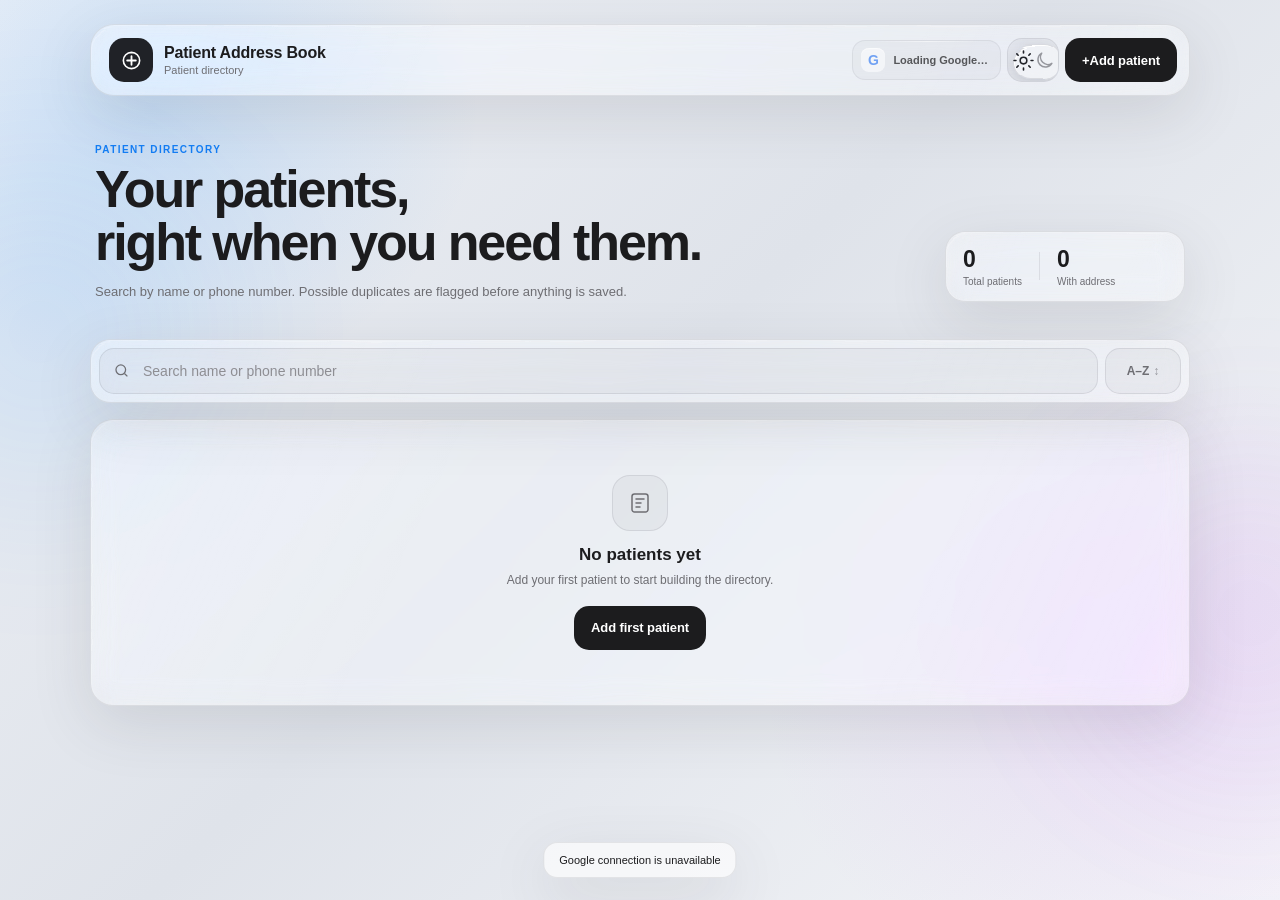
<file: index.html>
<!doctype html>
<html lang="en" data-theme="dark">
<head>
  <meta charset="UTF-8" />
  <meta name="viewport" content="width=device-width, initial-scale=1.0, viewport-fit=cover" />
  <meta name="theme-color" content="#050505" />
  <meta name="description" content="Patient address book with fast local search, duplicate detection and WhatsApp shortcuts." />
  <title>Patient Address Book</title>
  <link rel="stylesheet" href="styles.css" />
</head>
<body>
<svg class="glass-filter-defs" aria-hidden="true" width="0" height="0" style="position:absolute"><defs>
  <filter id="glass-distortion" x="-20%" y="-20%" width="140%" height="140%">
    <feTurbulence type="fractalNoise" baseFrequency="0.012 0.035" numOctaves="2" seed="17" result="noise"/>
    <feDisplacementMap in="SourceGraphic" in2="noise" scale="9" xChannelSelector="R" yChannelSelector="G"/>
  </filter>
</defs></svg>
  <div class="ambient ambient-one"></div>
  <div class="ambient ambient-two"></div>

  <main class="app-shell">
    <header class="topbar glass">
      <div class="brand">
        <div class="brand-mark" aria-hidden="true">
          <svg viewBox="0 0 24 24" fill="none"><path d="M12 3.5a8.5 8.5 0 1 0 8.5 8.5A8.51 8.51 0 0 0 12 3.5Z" stroke="currentColor" stroke-width="1.7"/><path d="M12 7.5v9M7.5 12h9" stroke="currentColor" stroke-width="1.9" stroke-linecap="round"/></svg>
        </div>
        <div class="brand-copy">
          <h1>Patient Address Book</h1>
          <p>Patient directory</p>
        </div>
      </div>

      <div class="topbar-actions">
        <button id="authButton" class="auth-button glass-control" type="button" aria-label="Connect Google" title="Connect Google">
          <span class="google-glyph" aria-hidden="true">G</span>
          <span class="auth-label">Connect Google</span>
        </button>
        <button id="themeToggle" class="theme-toggle liquid-toggle" type="button" aria-label="Switch to light mode" title="Switch to light mode">
          <span class="theme-option theme-light" aria-hidden="true">
            <svg viewBox="0 0 24 24"><circle cx="12" cy="12" r="3.5"/><path d="M12 2v2M12 20v2M4.93 4.93l1.42 1.42M17.65 17.65l1.42 1.42M2 12h2M20 12h2M4.93 19.07l1.42-1.42M17.65 6.35l1.42-1.42"/></svg>
          </span>
          <span class="theme-option theme-dark" aria-hidden="true">
            <svg viewBox="0 0 24 24"><path d="M20.4 15.2A8.4 8.4 0 0 1 8.8 3.6 8.5 8.5 0 1 0 20.4 15.2Z"/></svg>
          </span>
        </button>
        <button id="addTopBtn" class="button primary" type="button">
          <span class="plus">+</span><span>Add patient</span>
        </button>
      </div>
    </header>

    <section class="hero">
      <div class="hero-copy-block">
        <p class="eyebrow">PATIENT DIRECTORY</p>
        <h2>Your patients,<br class="desktop-break" /> right when you need them.</h2>
        <p class="hero-copy">Search by name or phone number. Possible duplicates are flagged before anything is saved.</p>
      </div>

      <div class="stats glass">
        <div class="stat">
          <strong id="patientCount">0</strong>
          <span>Total patients</span>
        </div>
        <div class="stat-divider"></div>
        <div class="stat">
          <strong id="withAddressCount">0</strong>
          <span>With address</span>
        </div>
      </div>
    </section>

    <section class="toolbar glass">
      <div class="search-wrap">
        <svg viewBox="0 0 24 24" aria-hidden="true"><circle cx="11" cy="11" r="6.8"></circle><path d="m16.2 16.2 4.1 4.1"></path></svg>
        <input id="searchInput" type="search" autocomplete="off" placeholder="Search name or phone number" aria-label="Search patients" />
        <button id="clearSearch" class="icon-button clear-search hidden" type="button" aria-label="Clear search">×</button>
      </div>
      <button id="sortBtn" class="filter-button" type="button" title="Toggle alphabetical order">
        <span class="sort-label">A–Z</span><span class="sort-arrow">↕</span>
      </button>
    </section>

    <section id="duplicateBanner" class="duplicate-banner hidden" aria-live="polite"></section>
    <section id="patientList" class="patient-list" aria-live="polite"></section>

    <section id="emptyState" class="empty glass">
      <div class="empty-icon">
        <svg viewBox="0 0 24 24" aria-hidden="true"><path d="M4 5.5A2.5 2.5 0 0 1 6.5 3h11A2.5 2.5 0 0 1 20 5.5v13a2.5 2.5 0 0 1-2.5 2.5h-11A2.5 2.5 0 0 1 4 18.5v-13Z"/><path d="M8 8h8M8 12h5M8 16h4"/></svg>
      </div>
      <h3>No patients yet</h3>
      <p>Add your first patient to start building the directory.</p>
      <button id="emptyAddBtn" class="button primary" type="button">Add first patient</button>
    </section>
  </main>

  <button id="mobileAddBtn" class="mobile-fab" type="button" aria-label="Add patient" title="Add patient">+</button>

  <dialog id="patientDialog" class="dialog">
    <form id="patientForm" class="dialog-card" method="dialog">
      <div class="dialog-header">
        <div>
          <p class="eyebrow" id="dialogEyebrow">NEW PATIENT</p>
          <h2 id="dialogTitle">Add patient</h2>
        </div>
        <button id="closeDialog" class="icon-button close" type="button" aria-label="Close">×</button>
      </div>

      <input id="patientId" type="hidden" />

      <label>
        <span>Name <b>*</b></span>
        <input id="nameInput" type="text" maxlength="100" autocomplete="name" placeholder="Patient name" required />
      </label>

      <label>
        <span>Contact number <b>*</b></span>
        <div class="phone-row">
          <select id="countryCode" aria-label="Country code">
            <option value="+91">🇮🇳 +91</option>
            <option value="+1">🇺🇸 +1</option>
            <option value="+44">🇬🇧 +44</option>
            <option value="+971">🇦🇪 +971</option>
            <option value="+61">🇦🇺 +61</option>
            <option value="+65">🇸🇬 +65</option>
            <option value="+60">🇲🇾 +60</option>
            <option value="+966">🇸🇦 +966</option>
            <option value="+974">🇶🇦 +974</option>
            <option value="+49">🇩🇪 +49</option>
            <option value="+33">🇫🇷 +33</option>
            <option value="+81">🇯🇵 +81</option>
            <option value="+86">🇨🇳 +86</option>
            <option value="+other">Other</option>
          </select>
          <input id="phoneInput" type="tel" maxlength="25" autocomplete="tel" placeholder="98765 43210" required />
        </div>
        <small id="phoneHint">Choose a country code, or paste a full international number beginning with +.</small>
      </label>

      <label>
        <span>Address <em>Optional</em></span>
        <textarea id="addressInput" maxlength="500" rows="3" autocomplete="street-address" placeholder="Patient address"></textarea>
      </label>

      <div id="formDuplicateWarning" class="form-warning hidden"></div>

      <div class="dialog-actions">
        <button id="cancelBtn" class="button secondary" type="button">Cancel</button>
        <button class="button primary" type="submit"><span id="saveButtonText">Save patient</span></button>
      </div>
    </form>
  </dialog>

  <div id="toast" class="toast" role="status" aria-live="polite"></div>
  <script src="app.js?v=20260928-2"></script>
</body>
</html>
</file>
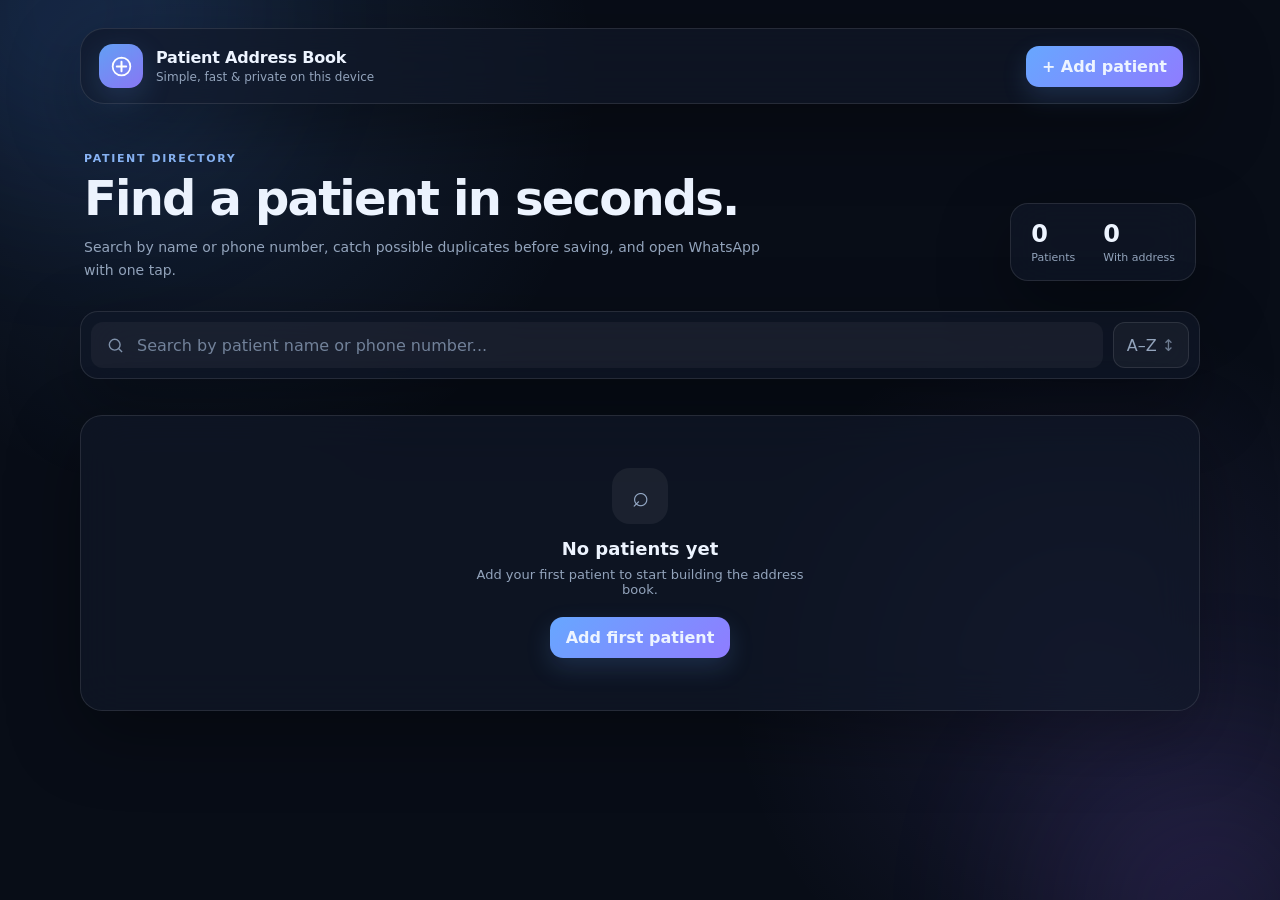
<file: google-apps-script/Index.html>
<!doctype html>
<html lang="en">
<head>
  <meta charset="UTF-8" />
  <meta name="viewport" content="width=device-width, initial-scale=1.0" />
  <meta name="theme-color" content="#0b1220" />
  <meta name="description" content="Private patient address book with duplicate detection and WhatsApp shortcuts." />
  <title>Patient Address Book</title>
  <style>
:root {
  --bg: #080d17;
  --panel: rgba(17, 25, 40, .68);
  --panel-strong: rgba(20, 30, 48, .92);
  --border: rgba(255,255,255,.10);
  --text: #edf4ff;
  --muted: #93a4bc;
  --accent: #67a7ff;
  --accent-2: #8f7cff;
  --danger: #ff7f96;
  --success: #62d6a1;
  --shadow: 0 24px 70px rgba(0,0,0,.35);
  --radius: 22px;
}

* { box-sizing: border-box; }
html { min-height: 100%; }
body {
  margin: 0;
  min-height: 100vh;
  color: var(--text);
  background:
    radial-gradient(circle at 15% 10%, rgba(103,167,255,.13), transparent 30%),
    radial-gradient(circle at 85% 75%, rgba(143,124,255,.12), transparent 28%),
    var(--bg);
  font-family: Inter, ui-sans-serif, system-ui, -apple-system, BlinkMacSystemFont, "Segoe UI", sans-serif;
}
button, input, textarea, select { font: inherit; }
button { cursor: pointer; }
.ambient { position: fixed; width: 340px; height: 340px; border-radius: 50%; filter: blur(90px); opacity: .14; pointer-events: none; }
.ambient-one { background: #438cff; top: -160px; left: -100px; }
.ambient-two { background: #9b6cff; bottom: -180px; right: -100px; }

.app-shell { width: min(1120px, calc(100% - 32px)); margin: 0 auto; padding: 28px 0 60px; position: relative; z-index: 1; }
.glass {
  background: var(--panel);
  border: 1px solid var(--border);
  box-shadow: var(--shadow);
  backdrop-filter: blur(22px);
  -webkit-backdrop-filter: blur(22px);
}
.topbar { min-height: 76px; padding: 14px 16px 14px 18px; border-radius: 24px; display: flex; align-items: center; justify-content: space-between; gap: 18px; }
.brand { display: flex; align-items: center; gap: 13px; min-width: 0; }
.brand-mark { width: 44px; height: 44px; flex: 0 0 auto; display: grid; place-items: center; border-radius: 14px; color: white; background: linear-gradient(145deg, rgba(103,167,255,.95), rgba(143,124,255,.95)); box-shadow: 0 10px 30px rgba(103,167,255,.18); }
.brand-mark svg { width: 25px; height: 25px; }
.brand h1 { margin: 0; font-size: 16px; letter-spacing: -.2px; }
.brand p { margin: 3px 0 0; color: var(--muted); font-size: 12px; }

.button { border: 0; border-radius: 13px; padding: 11px 16px; color: var(--text); font-weight: 700; transition: transform .15s ease, opacity .15s ease, background .15s ease; }
.button:hover { transform: translateY(-1px); }
.button:active { transform: translateY(0); }
.primary { background: linear-gradient(135deg, var(--accent), var(--accent-2)); box-shadow: 0 10px 25px rgba(103,167,255,.17); }
.secondary { background: rgba(255,255,255,.06); border: 1px solid var(--border); }

.hero { display: flex; justify-content: space-between; align-items: end; gap: 24px; padding: 48px 4px 30px; }
.eyebrow { margin: 0 0 8px; color: #8ebcff; font-size: 11px; font-weight: 800; letter-spacing: .15em; }
.hero h2 { margin: 0; font-size: clamp(29px, 5vw, 48px); line-height: 1.05; letter-spacing: -1.8px; max-width: 700px; }
.hero-copy { max-width: 680px; margin: 13px 0 0; color: var(--muted); line-height: 1.6; font-size: 14px; }
.stats { display: flex; flex: 0 0 auto; border-radius: 18px; padding: 16px 20px; gap: 28px; }
.stats div { display: flex; flex-direction: column; gap: 3px; }
.stats strong { font-size: 24px; }
.stats span { color: var(--muted); font-size: 11px; }

.toolbar { padding: 10px; border-radius: 18px; display: flex; gap: 10px; }
.search-wrap { flex: 1; position: relative; display: flex; align-items: center; }
.search-wrap > svg { position: absolute; left: 15px; width: 19px; height: 19px; fill: none; stroke: #7f91aa; stroke-width: 1.8; }
.search-wrap input { width: 100%; height: 46px; padding: 0 45px; color: var(--text); background: rgba(255,255,255,.045); border: 1px solid transparent; border-radius: 12px; outline: none; }
.search-wrap input:focus { border-color: rgba(103,167,255,.45); background: rgba(255,255,255,.065); }
.search-wrap input::placeholder { color: #72829a; }
.icon-button { width: 38px; height: 38px; border: 0; color: #a9b7ca; background: transparent; border-radius: 10px; font-size: 25px; line-height: 1; }
.icon-button:hover { background: rgba(255,255,255,.07); color: white; }
.search-wrap .icon-button { position: absolute; right: 5px; }
.hidden { display: none !important; }
.filter-button { min-width: 76px; border: 1px solid var(--border); color: var(--muted); background: rgba(255,255,255,.04); border-radius: 12px; }
.filter-button span { opacity: .7; }

.patient-list { display: grid; gap: 12px; margin-top: 18px; }
.patient-card { padding: 18px; border-radius: 19px; display: grid; grid-template-columns: auto 1fr auto; align-items: center; gap: 15px; }
.avatar { width: 48px; height: 48px; border-radius: 15px; display: grid; place-items: center; font-weight: 800; color: #dceaff; background: linear-gradient(145deg, rgba(103,167,255,.22), rgba(143,124,255,.22)); border: 1px solid rgba(150,185,255,.15); }
.patient-main { min-width: 0; }
.patient-name { margin: 0; font-size: 16px; }
.patient-meta { display: flex; flex-wrap: wrap; gap: 8px 14px; margin-top: 6px; color: var(--muted); font-size: 12px; }
.patient-meta span { display: inline-flex; align-items: center; gap: 5px; }
.address { margin: 8px 0 0; color: #b3bfd0; font-size: 12px; line-height: 1.45; white-space: pre-line; overflow-wrap: anywhere; }
.card-actions { display: flex; gap: 7px; }
.action { min-width: 39px; height: 39px; padding: 0 10px; border: 1px solid var(--border); border-radius: 11px; color: #bdc9da; background: rgba(255,255,255,.045); }
.action:hover { background: rgba(255,255,255,.09); color: white; }
.action.whatsapp { color: #65d7a0; }
.action.delete:hover { color: #ff91a2; }

.empty { text-align: center; border-radius: 22px; padding: 52px 20px; margin-top: 18px; }
.empty-icon { width: 56px; height: 56px; margin: 0 auto 14px; display: grid; place-items: center; border-radius: 18px; background: rgba(255,255,255,.06); color: #94a8c5; font-size: 29px; }
.empty h3 { margin: 0; font-size: 18px; }
.empty p { margin: 8px auto 20px; max-width: 360px; color: var(--muted); font-size: 13px; }

.duplicate-banner { margin-top: 12px; padding: 13px 15px; border-radius: 14px; background: rgba(255, 180, 70, .09); border: 1px solid rgba(255, 180, 70, .22); color: #f5cf8b; font-size: 13px; }
.form-warning { margin-top: 2px; padding: 11px 12px; border-radius: 12px; color: #f5cf8b; background: rgba(255,180,70,.08); border: 1px solid rgba(255,180,70,.18); font-size: 12px; line-height: 1.45; }

.dialog { border: 0; padding: 0; width: min(520px, calc(100% - 24px)); background: transparent; color: var(--text); }
.dialog::backdrop { background: rgba(3,7,14,.68); backdrop-filter: blur(8px); }
.dialog-card { padding: 24px; border-radius: 24px; background: var(--panel-strong); border: 1px solid var(--border); box-shadow: 0 35px 100px rgba(0,0,0,.5); }
.dialog-header { display: flex; justify-content: space-between; align-items: flex-start; margin-bottom: 22px; }
.dialog-header h2 { margin: 0; font-size: 24px; }
.close { margin: -5px -6px 0 0; }
.dialog-card label { display: block; margin-bottom: 16px; }
.dialog-card label > span { display: flex; gap: 6px; align-items: baseline; margin-bottom: 7px; color: #d9e3f1; font-size: 12px; font-weight: 700; }
.dialog-card label b { color: #ff92a5; }
.dialog-card label em { margin-left: auto; color: #7788a1; font-style: normal; font-weight: 500; }
.dialog-card input, .dialog-card textarea, .dialog-card select { width: 100%; border: 1px solid var(--border); outline: none; color: var(--text); background: rgba(255,255,255,.045); border-radius: 12px; padding: 12px 13px; }
.dialog-card input:focus, .dialog-card textarea:focus, .dialog-card select:focus { border-color: rgba(103,167,255,.45); }
.dialog-card textarea { resize: vertical; min-height: 84px; }
.dialog-card small { display: block; margin-top: 7px; color: #71839d; font-size: 10px; line-height: 1.45; }
.phone-row { display: grid; grid-template-columns: 118px 1fr; gap: 8px; }
.phone-row select { padding-right: 5px; }
.dialog-actions { display: flex; justify-content: flex-end; gap: 9px; margin-top: 22px; }

.toast { position: fixed; left: 50%; bottom: 24px; transform: translate(-50%, 20px); opacity: 0; pointer-events: none; padding: 11px 15px; border-radius: 12px; color: white; background: rgba(18,26,40,.94); border: 1px solid var(--border); box-shadow: var(--shadow); font-size: 12px; transition: .2s ease; z-index: 20; }
.toast.show { opacity: 1; transform: translate(-50%, 0); }

@media (max-width: 700px) {
  .app-shell { width: min(100% - 20px, 620px); padding-top: 10px; }
  .topbar { border-radius: 19px; padding: 12px; }
  .brand p { display: none; }
  .brand-mark { width: 40px; height: 40px; border-radius: 12px; }
  .topbar .button { padding: 10px 12px; font-size: 12px; }
  .hero { display: block; padding: 35px 3px 22px; }
  .hero h2 { font-size: 34px; }
  .stats { margin-top: 20px; justify-content: space-between; }
  .toolbar { padding: 8px; }
  .filter-button { min-width: 55px; }
  .patient-card { grid-template-columns: auto 1fr; padding: 15px; }
  .card-actions { grid-column: 1 / -1; justify-content: flex-end; padding-top: 3px; border-top: 1px solid rgba(255,255,255,.06); }
  .dialog-card { padding: 19px; }
}
@media (max-width: 430px) {
  .topbar .button span { display: none; }
  .phone-row { grid-template-columns: 108px 1fr; }
  .hero h2 { font-size: 31px; }
}
\n.action.whatsapp { display: inline-grid; place-items: center; }\n.action.whatsapp svg { width: 19px; height: 19px; fill: currentColor; }\n
</style>
</head>
<body>
  <div class="ambient ambient-one"></div>
  <div class="ambient ambient-two"></div>

  <main class="app-shell">
    <header class="topbar glass">
      <div class="brand">
        <div class="brand-mark" aria-hidden="true">
          <svg viewBox="0 0 24 24" fill="none"><path d="M12 3.5a8.5 8.5 0 1 0 8.5 8.5A8.51 8.51 0 0 0 12 3.5Z" stroke="currentColor" stroke-width="1.7"/><path d="M12 7.5v9M7.5 12h9" stroke="currentColor" stroke-width="1.9" stroke-linecap="round"/></svg>
        </div>
        <div>
          <h1>Patient Address Book</h1>
          <p>Simple, fast &amp; private on this device</p>
        </div>
      </div>
      <button id="addTopBtn" class="button primary" type="button">
        <span>+</span> Add patient
      </button>
    </header>

    <section class="hero">
      <div>
        <p class="eyebrow">PATIENT DIRECTORY</p>
        <h2>Find a patient in seconds.</h2>
        <p class="hero-copy">Search by name or phone number, catch possible duplicates before saving, and open WhatsApp with one tap.</p>
      </div>
      <div class="stats glass">
        <div><strong id="patientCount">0</strong><span>Patients</span></div>
        <div><strong id="withAddressCount">0</strong><span>With address</span></div>
      </div>
    </section>

    <section class="toolbar glass">
      <div class="search-wrap">
        <svg viewBox="0 0 24 24" aria-hidden="true"><circle cx="11" cy="11" r="6.8"></circle><path d="m16.2 16.2 4.1 4.1"></path></svg>
        <input id="searchInput" type="search" autocomplete="off" placeholder="Search by patient name or phone number..." />
        <button id="clearSearch" class="icon-button hidden" type="button" aria-label="Clear search">×</button>
      </div>
      <button id="sortBtn" class="filter-button" type="button" title="Toggle sort order">A–Z <span>↕</span></button>
    </section>

    <section id="duplicateBanner" class="duplicate-banner hidden" aria-live="polite"></section>

    <section id="patientList" class="patient-list" aria-live="polite"></section>

    <section id="emptyState" class="empty glass">
      <div class="empty-icon">⌕</div>
      <h3>No patients yet</h3>
      <p>Add your first patient to start building the address book.</p>
      <button id="emptyAddBtn" class="button primary" type="button">Add first patient</button>
    </section>
  </main>

  <dialog id="patientDialog" class="dialog">
    <form id="patientForm" class="dialog-card" method="dialog">
      <div class="dialog-header">
        <div>
          <p class="eyebrow" id="dialogEyebrow">NEW PATIENT</p>
          <h2 id="dialogTitle">Add patient</h2>
        </div>
        <button id="closeDialog" class="icon-button close" type="button" aria-label="Close">×</button>
      </div>

      <input id="patientId" type="hidden" />

      <label>
        <span>Name <b>*</b></span>
        <input id="nameInput" type="text" maxlength="100" autocomplete="name" placeholder="Patient name" required />
      </label>

      <label>
        <span>Contact number <b>*</b></span>
        <div class="phone-row">
          <select id="countryCode" aria-label="Country code">
            <option value="+91">🇮🇳 +91</option>
            <option value="+1">🇺🇸 +1</option>
            <option value="+44">🇬🇧 +44</option>
            <option value="+971">🇦🇪 +971</option>
            <option value="+61">🇦🇺 +61</option>
            <option value="+65">🇸🇬 +65</option>
            <option value="+60">🇲🇾 +60</option>
            <option value="+966">🇸🇦 +966</option>
            <option value="+974">🇶🇦 +974</option>
            <option value="+49">🇩🇪 +49</option>
            <option value="+33">🇫🇷 +33</option>
            <option value="+81">🇯🇵 +81</option>
            <option value="+86">🇨🇳 +86</option>
            <option value="+other">Other</option>
          </select>
          <input id="phoneInput" type="tel" maxlength="25" autocomplete="tel" placeholder="98765 43210" required />
        </div>
        <small id="phoneHint">For an international number, choose its country code. You can also paste a full number beginning with +.</small>
      </label>

      <label>
        <span>Address <em>Optional</em></span>
        <textarea id="addressInput" maxlength="500" rows="3" autocomplete="street-address" placeholder="Patient address"></textarea>
      </label>

      <div id="formDuplicateWarning" class="form-warning hidden"></div>

      <div class="dialog-actions">
        <button id="cancelBtn" class="button secondary" type="button">Cancel</button>
        <button class="button primary" type="submit"><span id="saveButtonText">Save patient</span></button>
      </div>
    </form>
  </dialog>

  <div id="toast" class="toast" role="status" aria-live="polite"></div>
  <script>
const STORAGE_KEY = "patient-address-book:v1";

const IS_APPS_SCRIPT = typeof google !== "undefined" && google.script && google.script.run;
const state = {
  patients: IS_APPS_SCRIPT ? [] : loadPatients(),
  editingId: null,
  sortAscending: true
};

const els = {
  list: document.getElementById("patientList"),
  empty: document.getElementById("emptyState"),
  search: document.getElementById("searchInput"),
  clearSearch: document.getElementById("clearSearch"),
  count: document.getElementById("patientCount"),
  addressCount: document.getElementById("withAddressCount"),
  dialog: document.getElementById("patientDialog"),
  form: document.getElementById("patientForm"),
  dialogTitle: document.getElementById("dialogTitle"),
  dialogEyebrow: document.getElementById("dialogEyebrow"),
  saveText: document.getElementById("saveButtonText"),
  id: document.getElementById("patientId"),
  name: document.getElementById("nameInput"),
  country: document.getElementById("countryCode"),
  phone: document.getElementById("phoneInput"),
  address: document.getElementById("addressInput"),
  warning: document.getElementById("formDuplicateWarning"),
  banner: document.getElementById("duplicateBanner"),
  toast: document.getElementById("toast")
};

function loadPatients() {
  try {
    const raw = localStorage.getItem(STORAGE_KEY);
    const data = raw ? JSON.parse(raw) : [];
    return Array.isArray(data) ? data : [];
  } catch {
    return [];
  }
}

function persist() {
  if (!IS_APPS_SCRIPT) localStorage.setItem(STORAGE_KEY, JSON.stringify(state.patients));
}

function loadRemotePatients() {
  google.script.run
    .withSuccessHandler(patients => {
      state.patients = Array.isArray(patients) ? patients : [];
      render();
    })
    .withFailureHandler(error => {
      console.error(error);
      showToast("Could not load patient records");
    })
    .getPatients();
}

function saveRemotePatient(patient) {
  google.script.run
    .withSuccessHandler(result => {
      state.patients = Array.isArray(result?.patients) ? result.patients : state.patients;
      closeDialog();
      render();
      showToast("Patient saved");
    })
    .withFailureHandler(error => {
      console.error(error);
      showToast(error?.message || "Could not save patient");
    })
    .savePatientRecord(patient);
}

function deleteRemotePatient(id) {
  google.script.run
    .withSuccessHandler(result => {
      state.patients = Array.isArray(result?.patients) ? result.patients : state.patients.filter(p => p.id !== id);
      render();
      showToast("Patient deleted");
    })
    .withFailureHandler(error => {
      console.error(error);
      showToast(error?.message || "Could not delete patient");
    })
    .deletePatientRecord(id);
}

function normalizeName(value) {
  return value.trim().replace(/\s+/g, " ").toLocaleLowerCase();
}

function digitsOnly(value) {
  return String(value || "").replace(/\D/g, "");
}

function normalizePhone(raw, countryCode = "+91") {
  const text = String(raw || "").trim();
  if (!text) return "";
  if (text.startsWith("+")) return digitsOnly(text);
  const localDigits = digitsOnly(text);
  const codeDigits = digitsOnly(countryCode);
  return codeDigits + localDigits;
}

function displayPhone(patient) {
  return patient.displayPhone || patient.phone;
}

function whatsappUrl(patient) {
  const digits = patient.phone;
  if (!digits || digits.length < 8) return null;
  return "https://wa.me/" + digits;
}

function findDuplicates(name, phone, excludeId = null) {
  const n = normalizeName(name);
  const p = digitsOnly(phone);
  return state.patients.filter(patient => {
    if (patient.id === excludeId) return false;
    return normalizeName(patient.name) === n || digitsOnly(patient.phone) === p;
  });
}

function initials(name) {
  return name.trim().split(/\s+/).slice(0, 2).map(part => part[0]).join("").toUpperCase() || "?";
}

function escapeHtml(value) {
  return String(value ?? "").replace(/[&<>"']/g, char => ({
    "&": "&amp;", "<": "&lt;", ">": "&gt;", '"': "&quot;", "'": "&#039;"
  }[char]));
}

function render() {
  const query = els.search.value.trim().toLocaleLowerCase();
  const queryDigits = digitsOnly(query);

  let patients = state.patients.filter(patient => {
    if (!query) return true;
    return normalizeName(patient.name).includes(query) ||
      digitsOnly(patient.phone).includes(queryDigits);
  });

  patients.sort((a, b) => {
    const comparison = a.name.localeCompare(b.name, undefined, { sensitivity: "base" });
    return state.sortAscending ? comparison : -comparison;
  });

  els.list.innerHTML = patients.map(patientCard).join("");
  els.empty.classList.toggle("hidden", state.patients.length > 0 || query.length > 0);
  if (state.patients.length === 0 || (query && patients.length === 0)) {
    els.list.innerHTML = "";
  }

  if (query && patients.length === 0 && state.patients.length > 0) {
    els.list.innerHTML = `
      <div class="empty glass">
        <div class="empty-icon">⌕</div>
        <h3>No matching patients</h3>
        <p>Try another part of the name or phone number.</p>
      </div>`;
  }

  els.count.textContent = state.patients.length;
  els.addressCount.textContent = state.patients.filter(p => p.address?.trim()).length;
  els.clearSearch.classList.toggle("hidden", !els.search.value);
  updateDuplicateBanner();
}

function patientCard(patient) {
  const wa = whatsappUrl(patient);
  return `
    <article class="patient-card glass">
      <div class="avatar">${escapeHtml(initials(patient.name))}</div>
      <div class="patient-main">
        <h3 class="patient-name">${escapeHtml(patient.name)}</h3>
        <div class="patient-meta">
          <span>☎ ${escapeHtml(displayPhone(patient))}</span>
          ${wa ? "<span>WhatsApp ready</span>" : ""}
        </div>
        ${patient.address ? `<p class="address">${escapeHtml(patient.address)}</p>` : ""}
      </div>
      <div class="card-actions">
        ${wa ? `<button class="action whatsapp" data-action="whatsapp" data-id="${patient.id}" title="Open WhatsApp" aria-label="Open WhatsApp"><svg viewBox="0 0 24 24" aria-hidden="true"><path d="M20.5 3.5A11.9 11.9 0 0 0 12.03 0C5.45 0 .1 5.35.1 11.93c0 2.1.55 4.16 1.6 5.96L.02 24l6.25-1.64a11.92 11.92 0 0 0 5.76 1.47h.01c6.58 0 11.93-5.35 11.93-11.93 0-3.19-1.24-6.18-3.47-8.4ZM12.04 21.8h-.01a9.9 9.9 0 0 1-5.05-1.38l-.36-.21-3.71.98.99-3.62-.23-.37a9.87 9.87 0 0 1-1.52-5.27C2.15 6.47 6.58 2.04 12.03 2.04c2.64 0 5.12 1.03 6.99 2.9a9.84 9.84 0 0 1 2.9 7c0 5.45-4.43 9.87-9.88 9.87Zm5.42-7.4c-.3-.15-1.77-.87-2.05-.97-.28-.1-.48-.15-.68.15-.2.3-.78.97-.96 1.17-.18.2-.35.22-.65.07-.3-.15-1.25-.46-2.38-1.47-.88-.79-1.48-1.76-1.65-2.06-.17-.3-.02-.46.13-.61.14-.14.3-.35.45-.52.15-.17.2-.3.3-.5.1-.2.05-.37-.02-.52-.07-.15-.68-1.64-.93-2.25-.24-.59-.49-.51-.68-.52h-.58c-.2 0-.52.07-.79.37-.27.3-1.04 1.02-1.04 2.48s1.07 2.88 1.22 3.08c.15.2 2.1 3.2 5.08 4.49.71.31 1.27.5 1.71.64.72.23 1.37.2 1.89.12.58-.09 1.77-.72 2.02-1.42.25-.7.25-1.3.18-1.42-.08-.12-.28-.2-.58-.35Z"/></svg></button>` : ""}
        <button class="action" data-action="edit" data-id="${patient.id}" title="Edit patient">Edit</button>
        <button class="action delete" data-action="delete" data-id="${patient.id}" title="Delete patient">Delete</button>
      </div>
    </article>`;
}

function updateDuplicateBanner() {
  const name = els.name.value;
  const phone = normalizePhone(els.phone.value, els.country.value);
  const matches = name || phone ? findDuplicates(name, phone, state.editingId) : [];
  if (matches.length) {
    els.banner.classList.remove("hidden");
    els.banner.textContent = `Possible duplicate: ${matches.map(m => m.name).join(", ")}. Check the existing record before adding another.`;
  } else {
    els.banner.classList.add("hidden");
  }
}

function updateFormWarning() {
  const name = els.name.value;
  const phone = normalizePhone(els.phone.value, els.country.value);
  const matches = name || phone ? findDuplicates(name, phone, state.editingId) : [];
  if (!matches.length) {
    els.warning.classList.add("hidden");
    els.warning.textContent = "";
    return;
  }
  const nameMatch = matches.find(m => normalizeName(m.name) === normalizeName(name));
  const phoneMatch = matches.find(m => digitsOnly(m.phone) === digitsOnly(phone));
  const reasons = [];
  if (nameMatch) reasons.push(`same name as “${nameMatch.name}”`);
  if (phoneMatch) reasons.push(`same number as “${phoneMatch.name}”`);
  els.warning.classList.remove("hidden");
  els.warning.textContent = "Possible duplicate — " + reasons.join(" and ") + ". Saving is still allowed.";
}

function openAdd() {
  state.editingId = null;
  els.form.reset();
  els.id.value = "";
  els.country.value = "+91";
  els.dialogTitle.textContent = "Add patient";
  els.dialogEyebrow.textContent = "NEW PATIENT";
  els.saveText.textContent = "Save patient";
  els.warning.classList.add("hidden");
  els.dialog.showModal();
  setTimeout(() => els.name.focus(), 50);
}

function openEdit(id) {
  const patient = state.patients.find(p => p.id === id);
  if (!patient) return;
  state.editingId = id;
  els.id.value = id;
  els.name.value = patient.name;
  els.phone.value = patient.inputPhone || patient.displayPhone || patient.phone;
  els.country.value = patient.countryCode || "+91";
  els.address.value = patient.address || "";
  els.dialogTitle.textContent = "Edit patient";
  els.dialogEyebrow.textContent = "EDIT PATIENT";
  els.saveText.textContent = "Save changes";
  updateFormWarning();
  els.dialog.showModal();
  setTimeout(() => els.name.focus(), 50);
}

function closeDialog() {
  els.dialog.close();
  state.editingId = null;
}

function savePatient(event) {
  event.preventDefault();
  const name = els.name.value.trim().replace(/\s+/g, " ");
  const rawPhone = els.phone.value.trim();
  const phone = normalizePhone(rawPhone, els.country.value);
  const address = els.address.value.trim();

  if (!name || !phone) return;

  const existing = state.patients.find(p => p.id === state.editingId);
  const patient = {
    id: state.editingId || crypto.randomUUID(),
    name,
    phone,
    inputPhone: rawPhone,
    displayPhone: rawPhone.startsWith("+") ? rawPhone : `${els.country.value} ${rawPhone}`,
    countryCode: rawPhone.startsWith("+") ? "" : els.country.value,
    address,
    createdAt: existing?.createdAt || new Date().toISOString(),
    updatedAt: new Date().toISOString()
  };

  const duplicateMatches = findDuplicates(name, phone, state.editingId);
  if (duplicateMatches.length) {
    const names = duplicateMatches.map(p => p.name).join(", ");
    const proceed = window.confirm(`Possible duplicate found: ${names}.\\n\\nDo you want to save this record anyway?`);
    if (!proceed) return;
  }

  if (IS_APPS_SCRIPT) {
    saveRemotePatient(patient);
    return;
  }

  if (state.editingId) {
    state.patients = state.patients.map(p => p.id === state.editingId ? patient : p);
    showToast("Patient updated");
  } else {
    state.patients.push(patient);
    showToast("Patient saved");
  }

  persist();
  closeDialog();
  render();
}

function deletePatient(id) {
  const patient = state.patients.find(p => p.id === id);
  if (!patient) return;
  if (!window.confirm(`Delete “${patient.name}” from this device?`)) return;
  if (IS_APPS_SCRIPT) {
    deleteRemotePatient(id);
    return;
  }
  state.patients = state.patients.filter(p => p.id !== id);
  persist();
  render();
  showToast("Patient deleted");
}

function openWhatsApp(id) {
  const patient = state.patients.find(p => p.id === id);
  const url = patient && whatsappUrl(patient);
  if (!url) return;
  window.open(url, "_blank", "noopener,noreferrer");
}

function showToast(message) {
  els.toast.textContent = message;
  els.toast.classList.add("show");
  clearTimeout(showToast.timer);
  showToast.timer = setTimeout(() => els.toast.classList.remove("show"), 2200);
}

document.getElementById("addTopBtn").addEventListener("click", openAdd);
document.getElementById("emptyAddBtn").addEventListener("click", openAdd);
document.getElementById("closeDialog").addEventListener("click", closeDialog);
document.getElementById("cancelBtn").addEventListener("click", closeDialog);
document.getElementById("sortBtn").addEventListener("click", () => {
  state.sortAscending = !state.sortAscending;
  document.getElementById("sortBtn").innerHTML = state.sortAscending ? "A–Z <span>↕</span>" : "Z–A <span>↕</span>";
  render();
});

els.form.addEventListener("submit", savePatient);
els.search.addEventListener("input", render);
els.clearSearch.addEventListener("click", () => {
  els.search.value = "";
  els.search.focus();
  render();
});
[els.name, els.phone, els.country].forEach(el => el.addEventListener("input", updateFormWarning));
els.country.addEventListener("change", updateFormWarning);

els.phone.addEventListener("input", () => {
  if (els.phone.value.trim().startsWith("+")) {
    els.country.value = "+other";
  }
  updateFormWarning();
});

els.list.addEventListener("click", event => {
  const button = event.target.closest("[data-action]");
  if (!button) return;
  const id = button.dataset.id;
  if (button.dataset.action === "edit") openEdit(id);
  if (button.dataset.action === "delete") deletePatient(id);
  if (button.dataset.action === "whatsapp") openWhatsApp(id);
});

els.dialog.addEventListener("click", event => {
  if (event.target === els.dialog) closeDialog();
});

render();

if (IS_APPS_SCRIPT) loadRemotePatients();

</script>
</body>
</html>
</file>
<file: styles.css>
:root {
  color-scheme: dark;
  --bg: #000000;
  --bg-2: #08090b;
  --panel: rgba(28, 28, 30, .62);
  --panel-strong: rgba(44, 44, 46, .76);
  --panel-soft: rgba(255,255,255,.075);
  --panel-hover: rgba(255,255,255,.105);
  --border: rgba(255,255,255,.13);
  --border-soft: rgba(255,255,255,.075);
  --hairline: rgba(255,255,255,.19);
  --text: #f5f5f7;
  --muted: #a1a1a6;
  --subtle: #77777d;
  --accent: #ffffff;
  --accent-text: #111111;
  --blue: #0a84ff;
  --green: #30d158;
  --red: #ff453a;
  --orange: #ff9f0a;
  --shadow: 0 20px 70px rgba(0,0,0,.38);
  --radius: 24px;
}

html[data-theme="light"] {
  color-scheme: light;
  --bg: #f2f2f7;
  --bg-2: #e9e9ee;
  --panel: rgba(255,255,255,.58);
  --panel-strong: rgba(255,255,255,.78);
  --panel-soft: rgba(118,118,128,.10);
  --panel-hover: rgba(118,118,128,.15);
  --border: rgba(60,60,67,.13);
  --border-soft: rgba(60,60,67,.075);
  --hairline: rgba(60,60,67,.18);
  --text: #1c1c1e;
  --muted: #6e6e73;
  --subtle: #8e8e93;
  --accent: #1c1c1e;
  --accent-text: #ffffff;
  --shadow: 0 18px 60px rgba(60,60,67,.13);
}

* { box-sizing: border-box; }
html { min-height: 100%; scroll-behavior: smooth; }
body {
  margin: 0;
  min-height: 100vh;
  color: var(--text);
  background:
    radial-gradient(650px 420px at 8% -5%, rgba(10,132,255,.12), transparent 65%),
    radial-gradient(600px 420px at 100% 100%, rgba(175,82,222,.10), transparent 65%),
    linear-gradient(180deg, var(--bg), var(--bg-2));
  font-family: -apple-system, BlinkMacSystemFont, "SF Pro Display", "SF Pro Text", "Helvetica Neue", Arial, sans-serif;
  -webkit-font-smoothing: antialiased;
  text-rendering: optimizeLegibility;
  transition: background .3s ease, color .25s ease;
}
html[data-theme="light"] body {
  background:
    radial-gradient(650px 430px at 0% -5%, rgba(10,132,255,.16), transparent 65%),
    radial-gradient(620px 440px at 100% 100%, rgba(175,82,222,.12), transparent 65%),
    linear-gradient(180deg, #f5f5fa, #e9e9ee);
}
button, input, textarea, select { font: inherit; }
button, input, textarea, select { -webkit-tap-highlight-color: transparent; }
button { cursor: pointer; }

.ambient {
  position: fixed;
  width: 420px;
  height: 420px;
  border-radius: 50%;
  filter: blur(110px);
  opacity: .12;
  pointer-events: none;
  z-index: 0;
}
.ambient-one { background: #0a84ff; top: -300px; left: -170px; }
.ambient-two { background: #bf5af2; bottom: -300px; right: -180px; }
html[data-theme="light"] .ambient { opacity: .09; }

.app-shell {
  width: min(1080px, calc(100% - 32px));
  margin: 0 auto;
  padding: 18px 0 72px;
  position: relative;
  z-index: 1;
}

.glass {
  background: var(--panel);
  border: 1px solid var(--border);
  box-shadow: var(--shadow), inset 0 1px 0 rgba(255,255,255,.055);
  backdrop-filter: blur(30px) saturate(150%);
  -webkit-backdrop-filter: blur(30px) saturate(150%);
}

/* Top navigation — quiet, floating and iOS-like */
.topbar {
  min-height: 66px;
  padding: 10px 10px 10px 14px;
  border-radius: 22px;
  display: flex;
  align-items: center;
  justify-content: space-between;
  gap: 14px;
  position: relative;
}
.topbar::after,
.toolbar::after,
.patient-card::after,
.stats::after {
  content: "";
  position: absolute;
  inset: 0;
  border-radius: inherit;
  pointer-events: none;
  border: 1px solid rgba(255,255,255,.025);
}
.brand { display: flex; align-items: center; gap: 11px; min-width: 0; }
.brand-mark {
  width: 42px;
  height: 42px;
  flex: 0 0 auto;
  display: grid;
  place-items: center;
  border-radius: 13px;
  color: white;
  background: linear-gradient(145deg, rgba(255,255,255,.18), rgba(255,255,255,.055));
  border: 1px solid rgba(255,255,255,.16);
  box-shadow: inset 0 1px 1px rgba(255,255,255,.12), 0 8px 25px rgba(0,0,0,.18);
}
html[data-theme="light"] .brand-mark {
  background: linear-gradient(145deg, #3a3a3c, #171719);
}
.brand-mark svg { width: 23px; height: 23px; }
.brand h1 { margin: 0; font-size: 15px; font-weight: 650; letter-spacing: -.2px; white-space: nowrap; }
.brand p { margin: 2px 0 0; color: var(--muted); font-size: 11px; }

.topbar-actions { display: flex; align-items: center; gap: 6px; }
.button {
  border: 0;
  border-radius: 13px;
  min-height: 40px;
  padding: 9px 15px;
  color: var(--text);
  font-size: 13px;
  font-weight: 650;
  letter-spacing: -.1px;
  transition: transform .16s ease, background .16s ease, box-shadow .16s ease;
}
.button:active { transform: scale(.98); }
.primary {
  color: var(--accent-text);
  background: var(--accent);
  box-shadow: 0 7px 22px rgba(0,0,0,.18);
}
.secondary {
  background: var(--panel-soft);
  border: 1px solid var(--border);
}

.icon-button {
  width: 40px;
  height: 40px;
  border: 1px solid transparent;
  color: var(--muted);
  background: transparent;
  border-radius: 12px;
  display: grid;
  place-items: center;
  transition: .16s ease;
}
.icon-button:hover { color: var(--text); background: var(--panel-soft); border-color: var(--border-soft); }
.theme-toggle svg { width: 18px; height: 18px; fill: none; stroke: currentColor; stroke-width: 1.7; stroke-linecap: round; stroke-linejoin: round; }
.theme-toggle .moon-icon { display: none; fill: currentColor; stroke: none; }
html[data-theme="light"] .theme-toggle .sun-icon { display: none; }
html[data-theme="light"] .theme-toggle .moon-icon { display: block; }

/* Hero — more like an iOS contacts landing view than a dashboard */
.hero {
  display: flex;
  justify-content: space-between;
  align-items: flex-end;
  gap: 30px;
  padding: 52px 5px 25px;
}
.eyebrow {
  margin: 0 0 8px;
  color: var(--blue);
  font-size: 10px;
  font-weight: 700;
  letter-spacing: .14em;
}
.hero h2 {
  margin: 0;
  max-width: 680px;
  font-size: clamp(34px, 5vw, 52px);
  line-height: 1.02;
  font-weight: 720;
  letter-spacing: -2.6px;
}
.hero-copy {
  max-width: 600px;
  margin: 13px 0 0;
  color: var(--muted);
  line-height: 1.5;
  font-size: 13px;
}
.stats {
  position: relative;
  flex: 0 0 auto;
  min-width: 240px;
  border-radius: 20px;
  padding: 14px 17px;
  display: flex;
  align-items: center;
  gap: 17px;
}
.stat { display: flex; flex-direction: column; gap: 3px; }
.stat strong { font-size: 23px; font-weight: 650; letter-spacing: -.8px; }
.stat span { color: var(--muted); font-size: 10px; }
.stat-divider { width: 1px; height: 28px; background: var(--border); }

/* Floating search bar */
.toolbar {
  position: sticky;
  top: 10px;
  z-index: 5;
  padding: 7px;
  border-radius: 18px;
  display: flex;
  gap: 7px;
}
.search-wrap { flex: 1; position: relative; display: flex; align-items: center; }
.search-wrap > svg {
  position: absolute;
  left: 14px;
  width: 17px;
  height: 17px;
  fill: none;
  stroke: var(--muted);
  stroke-width: 1.8;
  pointer-events: none;
}
.search-wrap input {
  width: 100%;
  height: 43px;
  padding: 0 43px;
  color: var(--text);
  background: var(--panel-soft);
  border: 1px solid transparent;
  border-radius: 13px;
  outline: none;
  font-size: 14px;
}
.search-wrap input:focus {
  border-color: var(--hairline);
  background: var(--panel-hover);
  box-shadow: 0 0 0 3px rgba(10,132,255,.08);
}
.search-wrap input::placeholder { color: var(--subtle); }
.clear-search { position: absolute; right: 3px; }
.filter-button {
  min-width: 76px;
  border: 1px solid var(--border-soft);
  color: var(--muted);
  background: var(--panel-soft);
  border-radius: 13px;
  padding: 0 12px;
  font-size: 12px;
  font-weight: 600;
}
.filter-button:hover { color: var(--text); background: var(--panel-hover); }
.sort-arrow { margin-left: 4px; opacity: .65; }

/* Patient list — individual translucent iOS-style cards */
.patient-list { display: grid; gap: 9px; margin-top: 14px; }
.patient-card {
  position: relative;
  padding: 14px;
  border-radius: 21px;
  display: grid;
  grid-template-columns: auto 1fr auto;
  align-items: center;
  gap: 13px;
  transition: transform .18s ease, background .18s ease, border-color .18s ease;
}
.patient-card:hover {
  transform: translateY(-1px);
  background: var(--panel-hover);
  border-color: var(--hairline);
}
.avatar {
  width: 46px;
  height: 46px;
  border-radius: 15px;
  display: grid;
  place-items: center;
  font-weight: 650;
  font-size: 14px;
  color: var(--text);
  background: linear-gradient(145deg, rgba(255,255,255,.12), rgba(255,255,255,.045));
  border: 1px solid var(--border);
  box-shadow: inset 0 1px 0 rgba(255,255,255,.08);
}
.patient-main { min-width: 0; }
.patient-name { margin: 0; font-size: 15px; font-weight: 650; letter-spacing: -.15px; }
.patient-meta { display: flex; flex-wrap: wrap; gap: 5px 12px; margin-top: 5px; color: var(--muted); font-size: 11px; }
.patient-meta span { display: inline-flex; align-items: center; gap: 5px; }
.address {
  margin: 6px 0 0;
  color: var(--muted);
  font-size: 11px;
  line-height: 1.4;
  white-space: pre-line;
  overflow-wrap: anywhere;
}
.card-actions { display: flex; align-items: center; gap: 5px; }
.action {
  min-width: 37px;
  height: 37px;
  padding: 0 10px;
  border: 1px solid var(--border-soft);
  border-radius: 11px;
  color: var(--muted);
  background: var(--panel-soft);
  display: inline-grid;
  place-items: center;
  transition: .16s ease;
}
.action:hover { color: var(--text); background: var(--panel-hover); border-color: var(--border); }
.action.whatsapp { color: var(--green); }
.action.whatsapp svg { width: 18px; height: 18px; fill: currentColor; }
.action.edit svg {
  width: 17px;
  height: 17px;
  fill: none;
  stroke: currentColor;
  stroke-width: 1.7;
  stroke-linecap: round;
  stroke-linejoin: round;
}
.more-wrap { position: relative; }
.more-menu {
  position: absolute;
  right: 0;
  top: calc(100% + 7px);
  min-width: 132px;
  padding: 5px;
  border: 1px solid var(--border);
  border-radius: 14px;
  background: var(--panel-strong);
  backdrop-filter: blur(25px);
  -webkit-backdrop-filter: blur(25px);
  box-shadow: var(--shadow);
  z-index: 10;
}
.more-menu button {
  width: 100%;
  border: 0;
  border-radius: 9px;
  padding: 9px 10px;
  text-align: left;
  color: var(--text);
  background: transparent;
  font-size: 12px;
}
.more-menu button:hover { background: var(--panel-soft); }
.more-menu .delete-item { color: var(--red); }

.empty {
  text-align: center;
  border-radius: 23px;
  padding: 55px 20px;
  margin-top: 14px;
}
.empty-icon {
  width: 56px;
  height: 56px;
  margin: 0 auto 14px;
  display: grid;
  place-items: center;
  border-radius: 18px;
  background: var(--panel-soft);
  border: 1px solid var(--border);
}
.empty-icon svg { width: 24px; height: 24px; fill: none; stroke: var(--muted); stroke-width: 1.5; stroke-linecap: round; stroke-linejoin: round; }
.empty h3 { margin: 0; font-size: 17px; font-weight: 650; }
.empty p { margin: 8px auto 19px; max-width: 360px; color: var(--muted); font-size: 12px; }

.duplicate-banner,
.form-warning {
  border-radius: 14px;
  color: var(--orange);
  background: rgba(255,159,10,.08);
  border: 1px solid rgba(255,159,10,.18);
  font-size: 12px;
  line-height: 1.5;
}
.duplicate-banner { margin-top: 10px; padding: 12px 14px; }
.form-warning { margin-top: 1px; padding: 11px 12px; font-size: 11px; }

/* iOS-like sheet/modal */
.dialog {
  border: 0;
  padding: 0;
  width: min(510px, calc(100% - 22px));
  background: transparent;
  color: var(--text);
}
.dialog::backdrop {
  background: rgba(0,0,0,.58);
  backdrop-filter: blur(14px);
  -webkit-backdrop-filter: blur(14px);
}
.dialog-card {
  padding: 24px;
  border-radius: 27px;
  background: var(--panel-strong);
  border: 1px solid var(--border);
  box-shadow: 0 35px 100px rgba(0,0,0,.45), inset 0 1px 0 rgba(255,255,255,.06);
  backdrop-filter: blur(35px) saturate(150%);
  -webkit-backdrop-filter: blur(35px) saturate(150%);
}
.dialog-header { display: flex; justify-content: space-between; align-items: flex-start; margin-bottom: 21px; }
.dialog-header h2 { margin: 0; font-size: 24px; font-weight: 700; letter-spacing: -.7px; }
.close { margin: -5px -6px 0 0; font-size: 25px; }
.dialog-card label { display: block; margin-bottom: 15px; }
.dialog-card label > span { display: flex; gap: 6px; align-items: baseline; margin-bottom: 7px; color: var(--text); font-size: 11px; font-weight: 650; }
.dialog-card label b { color: var(--red); }
.dialog-card label em { margin-left: auto; color: var(--subtle); font-style: normal; font-weight: 500; }
.dialog-card input, .dialog-card textarea, .dialog-card select {
  width: 100%;
  border: 1px solid var(--border-soft);
  outline: none;
  color: var(--text);
  background: var(--panel-soft);
  border-radius: 13px;
  padding: 12px 13px;
}
.dialog-card input:focus, .dialog-card textarea:focus, .dialog-card select:focus {
  border-color: rgba(10,132,255,.45);
  box-shadow: 0 0 0 3px rgba(10,132,255,.08);
}
.dialog-card textarea { resize: vertical; min-height: 84px; }
.dialog-card small { display: block; margin-top: 7px; color: var(--subtle); font-size: 10px; line-height: 1.45; }
.phone-row { display: grid; grid-template-columns: 118px 1fr; gap: 8px; }
.dialog-actions { display: flex; justify-content: flex-end; gap: 8px; margin-top: 21px; }

/* Toast */
.toast {
  position: fixed;
  left: 50%;
  bottom: max(22px, env(safe-area-inset-bottom));
  transform: translate(-50%, 18px);
  opacity: 0;
  pointer-events: none;
  max-width: calc(100% - 30px);
  padding: 11px 15px;
  border-radius: 14px;
  color: var(--text);
  background: var(--panel-strong);
  border: 1px solid var(--border);
  box-shadow: var(--shadow);
  backdrop-filter: blur(25px);
  -webkit-backdrop-filter: blur(25px);
  font-size: 11px;
  transition: .2s ease;
  z-index: 30;
}
.toast.show { opacity: 1; transform: translate(-50%, 0); }

.mobile-fab { display: none; }
.hidden { display: none !important; }

@media (max-width: 700px) {
  .app-shell { width: min(100% - 18px, 620px); padding-top: 9px; padding-bottom: 90px; }
  .topbar { border-radius: 20px; padding: 9px 10px 9px 11px; }
  .brand-copy p { display: none; }
  .brand-mark { width: 39px; height: 39px; border-radius: 12px; }
  .brand h1 { font-size: 14px; }
  .topbar .primary { min-height: 39px; padding: 8px 12px; font-size: 11px; }
  .hero { display: block; padding: 34px 3px 20px; }
  .hero h2 { font-size: 35px; letter-spacing: -1.8px; }
  .desktop-break { display: none; }
  .hero-copy { max-width: 500px; }
  .stats { margin-top: 18px; min-width: 0; width: fit-content; }
  .toolbar { padding: 7px; top: 6px; }
  .search-wrap input { font-size: 14px; }
  .patient-card { grid-template-columns: auto 1fr; padding: 13px; border-radius: 20px; }
  .card-actions { grid-column: 1 / -1; justify-content: flex-end; padding-top: 2px; }
  .dialog-card { padding: 19px; border-radius: 25px; }
  .mobile-fab {
    display: grid;
    place-items: center;
    position: fixed;
    right: 17px;
    bottom: calc(17px + env(safe-area-inset-bottom));
    width: 55px;
    height: 55px;
    border-radius: 18px;
    border: 1px solid var(--border);
    color: var(--accent-text);
    background: var(--accent);
    box-shadow: 0 14px 35px rgba(0,0,0,.28);
    font-size: 28px;
    line-height: 1;
    z-index: 12;
  }
}
@media (max-width: 430px) {
  .topbar .primary { display: none; }
  .phone-row { grid-template-columns: 108px 1fr; }
  .hero h2 { font-size: 31px; }
  .stats { width: 100%; justify-content: space-around; }
  .stat-divider { height: 26px; }
}

/* Liquid Glass refinement: keep content airy, let controls float above it. */
html[data-theme="light"] {
  --panel: rgba(255,255,255,.38);
  --panel-strong: rgba(255,255,255,.62);
  --panel-soft: rgba(118,118,128,.075);
  --panel-hover: rgba(255,255,255,.52);
  --border: rgba(60,60,67,.105);
  --border-soft: rgba(60,60,67,.055);
  --hairline: rgba(60,60,67,.15);
}

.patient-card {
  background: rgba(255,255,255,.24);
  box-shadow:
    0 14px 40px rgba(50,50,70,.055),
    inset 0 1px 0 rgba(255,255,255,.62);
  backdrop-filter: blur(28px) saturate(135%);
  -webkit-backdrop-filter: blur(28px) saturate(135%);
}
html[data-theme="dark"] .patient-card {
  background: rgba(28,28,30,.48);
  box-shadow:
    0 16px 45px rgba(0,0,0,.28),
    inset 0 1px 0 rgba(255,255,255,.06);
}
.patient-card:hover {
  background: rgba(255,255,255,.34);
}
html[data-theme="dark"] .patient-card:hover {
  background: rgba(48,48,50,.54);
}

/* Floating Liquid Glass controls */
.card-actions { gap: 7px; }
.action {
  position: relative;
  overflow: hidden;
  min-width: 39px;
  height: 39px;
  border: 1px solid rgba(255,255,255,.30);
  border-top-color: rgba(255,255,255,.50);
  border-radius: 13px;
  background: rgba(255,255,255,.32);
  box-shadow:
    0 7px 18px rgba(40,40,55,.10),
    inset 0 1px 0 rgba(255,255,255,.58);
  backdrop-filter: blur(22px) saturate(155%);
  -webkit-backdrop-filter: blur(22px) saturate(155%);
  transform: translateY(0);
}
.action::before {
  content: "";
  position: absolute;
  left: 15%;
  right: 15%;
  top: 0;
  height: 1px;
  background: rgba(255,255,255,.72);
  opacity: .65;
  pointer-events: none;
}
html[data-theme="dark"] .action {
  border-color: rgba(255,255,255,.13);
  border-top-color: rgba(255,255,255,.24);
  background: rgba(255,255,255,.075);
  box-shadow:
    0 8px 20px rgba(0,0,0,.22),
    inset 0 1px 0 rgba(255,255,255,.11);
}
html[data-theme="dark"] .action::before { background: rgba(255,255,255,.30); }
.action:hover {
  color: var(--text);
  background: rgba(255,255,255,.48);
  border-color: rgba(255,255,255,.42);
  transform: translateY(-2px);
  box-shadow:
    0 11px 24px rgba(40,40,55,.13),
    inset 0 1px 0 rgba(255,255,255,.70);
}
html[data-theme="dark"] .action:hover {
  background: rgba(255,255,255,.13);
  border-color: rgba(255,255,255,.22);
  box-shadow:
    0 11px 25px rgba(0,0,0,.30),
    inset 0 1px 0 rgba(255,255,255,.15);
}
.action:active {
  transform: translateY(0) scale(.94);
}
.action.whatsapp {
  color: var(--green);
  background: rgba(48,209,88,.10);
}
html[data-theme="dark"] .action.whatsapp { background: rgba(48,209,88,.075); }
.action.edit { color: var(--muted); }
.more-menu {
  background: rgba(255,255,255,.62);
  border-color: rgba(60,60,67,.12);
  backdrop-filter: blur(30px) saturate(155%);
  -webkit-backdrop-filter: blur(30px) saturate(155%);
}
html[data-theme="dark"] .more-menu {
  background: rgba(38,38,40,.78);
  border-color: rgba(255,255,255,.13);
}

/* Search control uses the same floating material. */
.search-wrap input {
  background: rgba(255,255,255,.28);
  border-color: rgba(255,255,255,.24);
  box-shadow: inset 0 1px 0 rgba(255,255,255,.48);
  backdrop-filter: blur(22px) saturate(145%);
  -webkit-backdrop-filter: blur(22px) saturate(145%);
}
html[data-theme="dark"] .search-wrap input {
  background: rgba(255,255,255,.065);
  border-color: rgba(255,255,255,.08);
  box-shadow: inset 0 1px 0 rgba(255,255,255,.07);
}
.search-wrap input:focus {
  background: rgba(255,255,255,.40);
}
html[data-theme="dark"] .search-wrap input:focus {
  background: rgba(255,255,255,.095);
}

/* Make the sort control feel like a separate floating pill. */
.filter-button {
  border-color: rgba(255,255,255,.28);
  border-top-color: rgba(255,255,255,.48);
  background: rgba(255,255,255,.30);
  box-shadow: 0 7px 18px rgba(40,40,55,.08), inset 0 1px 0 rgba(255,255,255,.58);
  backdrop-filter: blur(22px) saturate(150%);
  -webkit-backdrop-filter: blur(22px) saturate(150%);
}
html[data-theme="dark"] .filter-button {
  border-color: rgba(255,255,255,.12);
  border-top-color: rgba(255,255,255,.22);
  background: rgba(255,255,255,.065);
  box-shadow: 0 7px 18px rgba(0,0,0,.22), inset 0 1px 0 rgba(255,255,255,.10);
}
.filter-button:hover { transform: translateY(-1px); background: rgba(255,255,255,.44); }
html[data-theme="dark"] .filter-button:hover { background: rgba(255,255,255,.11); }

/* Google connection control — a quiet floating Liquid Glass pill. */
.glass-control {
  position: relative;
  overflow: hidden;
  border: 1px solid rgba(255,255,255,.30);
  border-top-color: rgba(255,255,255,.50);
  color: var(--text);
  background: rgba(255,255,255,.30);
  box-shadow: 0 7px 18px rgba(40,40,55,.09), inset 0 1px 0 rgba(255,255,255,.58);
  backdrop-filter: blur(22px) saturate(155%);
  -webkit-backdrop-filter: blur(22px) saturate(155%);
}
.glass-control:hover { transform: translateY(-1px); background: rgba(255,255,255,.45); }
.glass-control:active { transform: translateY(0) scale(.97); }
.glass-control:disabled { opacity: .72; cursor: wait; }
html[data-theme="dark"] .glass-control {
  border-color: rgba(255,255,255,.12);
  border-top-color: rgba(255,255,255,.22);
  color: var(--text);
  background: rgba(255,255,255,.065);
  box-shadow: 0 7px 18px rgba(0,0,0,.22), inset 0 1px 0 rgba(255,255,255,.10);
}
html[data-theme="dark"] .glass-control:hover { background: rgba(255,255,255,.11); }
.auth-button {
  min-height: 40px;
  padding: 0 12px 0 8px;
  border-radius: 13px;
  display: inline-flex;
  align-items: center;
  gap: 8px;
  font-size: 11px;
  font-weight: 650;
  transition: .16s ease;
}
.google-glyph {
  width: 24px;
  height: 24px;
  display: grid;
  place-items: center;
  border-radius: 8px;
  background: rgba(255,255,255,.72);
  color: #4285f4;
  font-size: 14px;
  font-weight: 800;
  font-family: Arial, sans-serif;
  box-shadow: inset 0 1px 0 rgba(255,255,255,.9);
}
html[data-theme="dark"] .google-glyph {
  background: rgba(255,255,255,.13);
  color: #8ab4f8;
  box-shadow: inset 0 1px 0 rgba(255,255,255,.16);
}
.auth-button.connected {
  border-color: rgba(48,209,88,.28);
  background: rgba(48,209,88,.09);
}
.auth-button.busy .google-glyph { animation: authPulse 1s ease-in-out infinite; }
@keyframes authPulse { 50% { transform: scale(.88); opacity: .65; } }

@media (max-width: 700px) {
  .auth-button { padding: 0 9px; }
  .auth-label { display: none; }
}


/* --- Enhanced Liquid Glass treatment --- */
:root {
  --glass-fill: rgba(255,255,255,.10);
  --glass-fill-strong: rgba(255,255,255,.15);
  --glass-edge: rgba(255,255,255,.24);
  --glass-highlight: rgba(255,255,255,.42);
}
html[data-theme="light"] {
  --glass-fill: rgba(255,255,255,.48);
  --glass-fill-strong: rgba(255,255,255,.64);
  --glass-edge: rgba(255,255,255,.68);
  --glass-highlight: rgba(255,255,255,.92);
}

body::before,
body::after {
  content: "";
  position: fixed;
  width: 520px;
  height: 520px;
  border-radius: 50%;
  pointer-events: none;
  z-index: 0;
  filter: blur(75px);
  opacity: .22;
}
body::before {
  top: 8%;
  left: -220px;
  background: radial-gradient(circle, rgba(10,132,255,.75), transparent 68%);
}
body::after {
  right: -230px;
  bottom: 3%;
  background: radial-gradient(circle, rgba(191,90,242,.62), transparent 68%);
}
html[data-theme="light"] body::before,
html[data-theme="light"] body::after { opacity: .18; }

.glass {
  position: relative;
  overflow: hidden;
  background:
    linear-gradient(135deg, rgba(255,255,255,.12), rgba(255,255,255,.035) 42%, rgba(255,255,255,.08)),
    var(--panel);
  border: 1px solid var(--glass-edge);
  box-shadow:
    0 18px 55px rgba(0,0,0,.18),
    0 3px 12px rgba(0,0,0,.08),
    inset 0 1px 0 var(--glass-highlight),
    inset 0 -1px 0 rgba(255,255,255,.04);
  backdrop-filter: blur(34px) saturate(175%);
  -webkit-backdrop-filter: blur(34px) saturate(175%);
}
.glass::before {
  content: "";
  position: absolute;
  inset: 0;
  pointer-events: none;
  background: linear-gradient(115deg, rgba(255,255,255,.18), transparent 28%, transparent 70%, rgba(255,255,255,.045));
  opacity: .8;
}
html[data-theme="light"] .glass {
  background:
    linear-gradient(135deg, rgba(255,255,255,.70), rgba(255,255,255,.30) 48%, rgba(255,255,255,.54)),
    var(--panel);
  box-shadow:
    0 18px 50px rgba(80,80,100,.12),
    0 3px 12px rgba(80,80,100,.07),
    inset 0 1px 0 rgba(255,255,255,.98),
    inset 0 -1px 0 rgba(255,255,255,.34);
}

.topbar {
  background:
    linear-gradient(135deg, rgba(255,255,255,.18), rgba(255,255,255,.055) 45%, rgba(255,255,255,.11)),
    var(--panel);
  border: 1px solid var(--glass-edge);
  box-shadow: 0 18px 55px rgba(0,0,0,.20), inset 0 1px 0 rgba(255,255,255,.42);
  backdrop-filter: blur(38px) saturate(185%);
  -webkit-backdrop-filter: blur(38px) saturate(185%);
}

.toolbar {
  background:
    linear-gradient(135deg, rgba(255,255,255,.15), rgba(255,255,255,.045) 48%, rgba(255,255,255,.10)),
    var(--panel);
  border: 1px solid var(--glass-edge);
  box-shadow: 0 16px 48px rgba(0,0,0,.20), inset 0 1px 0 rgba(255,255,255,.40);
  backdrop-filter: blur(38px) saturate(185%);
  -webkit-backdrop-filter: blur(38px) saturate(185%);
}

.patient-card {
  background:
    linear-gradient(110deg, rgba(255,255,255,.105), rgba(255,255,255,.025) 48%, rgba(255,255,255,.075)),
    var(--panel);
  border-color: rgba(255,255,255,.18);
  box-shadow:
    0 12px 34px rgba(0,0,0,.13),
    inset 0 1px 0 rgba(255,255,255,.28),
    inset 0 -1px 0 rgba(255,255,255,.035);
  backdrop-filter: blur(30px) saturate(170%);
  -webkit-backdrop-filter: blur(30px) saturate(170%);
}
.patient-card:hover {
  background:
    linear-gradient(110deg, rgba(255,255,255,.17), rgba(255,255,255,.045) 48%, rgba(255,255,255,.11)),
    var(--panel-hover);
  box-shadow: 0 18px 42px rgba(0,0,0,.18), inset 0 1px 0 rgba(255,255,255,.34);
}

.search-wrap input,
.filter-button,
.action,
.secondary,
.icon-button {
  background:
    linear-gradient(135deg, rgba(255,255,255,.105), rgba(255,255,255,.035)),
    var(--panel-soft);
  border-color: rgba(255,255,255,.16);
  box-shadow: inset 0 1px 0 rgba(255,255,255,.22), 0 5px 16px rgba(0,0,0,.07);
  backdrop-filter: blur(22px) saturate(165%);
  -webkit-backdrop-filter: blur(22px) saturate(165%);
}
.search-wrap input:focus,
.filter-button:hover,
.action:hover,
.secondary:hover,
.icon-button:hover {
  background:
    linear-gradient(135deg, rgba(255,255,255,.18), rgba(255,255,255,.055)),
    var(--panel-hover);
  border-color: rgba(255,255,255,.28);
  box-shadow: inset 0 1px 0 rgba(255,255,255,.32), 0 8px 22px rgba(0,0,0,.10);
}
html[data-theme="light"] .search-wrap input,
html[data-theme="light"] .filter-button,
html[data-theme="light"] .action,
html[data-theme="light"] .secondary,
html[data-theme="light"] .icon-button {
  border-color: rgba(80,80,95,.13);
  box-shadow: inset 0 1px 0 rgba(255,255,255,.90), 0 5px 16px rgba(80,80,100,.07);
}

.avatar {
  background:
    linear-gradient(145deg, rgba(255,255,255,.24), rgba(255,255,255,.065)),
    var(--panel-soft);
  border-color: rgba(255,255,255,.24);
  box-shadow: inset 0 1px 0 rgba(255,255,255,.34), 0 7px 20px rgba(0,0,0,.10);
  backdrop-filter: blur(18px) saturate(160%);
  -webkit-backdrop-filter: blur(18px) saturate(160%);
}

.stats {
  background:
    linear-gradient(135deg, rgba(255,255,255,.15), rgba(255,255,255,.045)),
    var(--panel);
  border: 1px solid var(--glass-edge);
  box-shadow: 0 14px 40px rgba(0,0,0,.16), inset 0 1px 0 rgba(255,255,255,.34);
  backdrop-filter: blur(30px) saturate(175%);
  -webkit-backdrop-filter: blur(30px) saturate(175%);
}

.glass-control {
  border-color: rgba(255,255,255,.24);
  background:
    linear-gradient(135deg, rgba(255,255,255,.18), rgba(255,255,255,.045)),
    var(--panel-soft);
  box-shadow: 0 10px 28px rgba(0,0,0,.13), inset 0 1px 0 rgba(255,255,255,.40);
  backdrop-filter: blur(28px) saturate(175%);
  -webkit-backdrop-filter: blur(28px) saturate(175%);
}
.glass-control:hover {
  background:
    linear-gradient(135deg, rgba(255,255,255,.25), rgba(255,255,255,.07)),
    var(--panel-hover);
  box-shadow: 0 13px 32px rgba(0,0,0,.17), inset 0 1px 0 rgba(255,255,255,.52);
}
html[data-theme="light"] .glass-control {
  background:
    linear-gradient(135deg, rgba(255,255,255,.78), rgba(255,255,255,.36)),
    var(--panel-soft);
  border-color: rgba(80,80,95,.18);
  box-shadow: 0 9px 25px rgba(80,80,100,.12), inset 0 1px 0 rgba(255,255,255,.98);
}

.more-menu {
  background:
    linear-gradient(135deg, rgba(255,255,255,.17), rgba(255,255,255,.05)),
    var(--panel-strong);
  border-color: rgba(255,255,255,.22);
  box-shadow: 0 22px 60px rgba(0,0,0,.25), inset 0 1px 0 rgba(255,255,255,.30);
}


/* Final polish: keep overflow menus outside the glass card and improve warning contrast. */
.patient-card.glass {
  overflow: visible;
}
.patient-card .more-menu {
  z-index: 100;
}
.duplicate-banner,
.form-warning {
  color: #c62828;
  background: rgba(255,59,48,.12);
  border-color: rgba(255,59,48,.32);
}
html[data-theme="dark"] .duplicate-banner,
html[data-theme="dark"] .form-warning {
  color: #ff6b63;
  background: rgba(255,59,48,.14);
  border-color: rgba(255,107,99,.30);
}


/* === Liquid Glass 2.0: visible depth, refraction and floating controls === */
:root {
  --lg-highlight: rgba(255,255,255,.34);
  --lg-reflection: rgba(255,255,255,.12);
  --lg-shadow: rgba(0,0,0,.22);
}
html[data-theme="light"] {
  --lg-highlight: rgba(255,255,255,.82);
  --lg-reflection: rgba(255,255,255,.38);
  --lg-shadow: rgba(70,70,90,.16);
}

/* Give the glass something to refract instead of a flat backdrop. */
body {
  background:
    radial-gradient(520px 360px at 12% 18%, rgba(10,132,255,.16), transparent 68%),
    radial-gradient(520px 380px at 88% 72%, rgba(191,90,242,.14), transparent 68%),
    radial-gradient(380px 300px at 52% 108%, rgba(48,209,88,.07), transparent 70%),
    linear-gradient(180deg, var(--bg), var(--bg-2));
}
html[data-theme="light"] body {
  background:
    radial-gradient(560px 380px at 8% 14%, rgba(10,132,255,.20), transparent 68%),
    radial-gradient(560px 400px at 92% 74%, rgba(191,90,242,.16), transparent 68%),
    radial-gradient(400px 320px at 48% 108%, rgba(48,209,88,.08), transparent 70%),
    linear-gradient(180deg, #f7f8fc, #e7e8ef);
}

.glass {
  border: 1px solid rgba(255,255,255,.20);
  box-shadow:
    0 20px 55px var(--lg-shadow),
    inset 0 1px 0 var(--lg-highlight),
    inset 0 -1px 0 rgba(255,255,255,.07);
  backdrop-filter: blur(30px) saturate(180%);
  -webkit-backdrop-filter: blur(30px) saturate(180%);
}
.glass::before {
  background:
    linear-gradient(115deg,
      rgba(255,255,255,.24) 0%,
      rgba(255,255,255,.08) 18%,
      transparent 38%,
      transparent 68%,
      rgba(255,255,255,.08) 86%,
      rgba(255,255,255,.16) 100%);
  opacity: .9;
}
html[data-theme="dark"] .glass {
  border-color: rgba(255,255,255,.15);
}

/* Top bar and stats read as floating sheets. */
.topbar,
.stats,
.toolbar {
  box-shadow:
    0 22px 65px var(--lg-shadow),
    inset 0 1px 0 var(--lg-highlight),
    inset 0 -1px 0 rgba(255,255,255,.06);
}
.topbar {
  background:
    linear-gradient(125deg, rgba(255,255,255,.18), rgba(255,255,255,.045) 45%, rgba(255,255,255,.12)),
    rgba(28,28,30,.48);
}
html[data-theme="light"] .topbar {
  background:
    linear-gradient(125deg, rgba(255,255,255,.82), rgba(255,255,255,.38) 45%, rgba(255,255,255,.68)),
    rgba(255,255,255,.34);
}

/* Patient rows become translucent panes rather than opaque cards. */
.patient-card.glass {
  background:
    linear-gradient(115deg, rgba(255,255,255,.14), rgba(255,255,255,.025) 45%, rgba(255,255,255,.09)),
    rgba(28,28,30,.40);
  border-color: rgba(255,255,255,.18);
  box-shadow:
    0 14px 38px rgba(0,0,0,.17),
    inset 0 1px 0 rgba(255,255,255,.24),
    inset 0 -1px 0 rgba(255,255,255,.035);
}
html[data-theme="light"] .patient-card.glass {
  background:
    linear-gradient(115deg, rgba(255,255,255,.68), rgba(255,255,255,.20) 45%, rgba(255,255,255,.52)),
    rgba(255,255,255,.28);
  border-color: rgba(80,80,95,.14);
  box-shadow:
    0 14px 38px rgba(70,70,90,.11),
    inset 0 1px 0 rgba(255,255,255,.90),
    inset 0 -1px 0 rgba(255,255,255,.35);
}
.patient-card.glass:hover {
  transform: translateY(-2px);
  box-shadow:
    0 20px 48px rgba(0,0,0,.21),
    inset 0 1px 0 rgba(255,255,255,.32);
}

/* Controls float visibly above the glass. */
.action,
.filter-button,
.glass-control,
.search-wrap input {
  box-shadow:
    0 9px 24px rgba(0,0,0,.13),
    inset 0 1px 0 rgba(255,255,255,.42),
    inset 0 -1px 0 rgba(255,255,255,.05);
  border-color: rgba(255,255,255,.22);
}
.action::before,
.glass-control::before {
  content: "";
  position: absolute;
  left: 12%;
  right: 12%;
  top: 0;
  height: 1px;
  background: rgba(255,255,255,.72);
  opacity: .72;
  pointer-events: none;
}
.action,
.glass-control {
  transform: translateZ(0);
  transition: transform .18s cubic-bezier(.2,.8,.2,1), box-shadow .18s ease, background .18s ease;
}
.action:hover,
.glass-control:hover {
  transform: translateY(-2px) scale(1.01);
  box-shadow:
    0 14px 30px rgba(0,0,0,.18),
    inset 0 1px 0 rgba(255,255,255,.58);
}
.action:active,
.glass-control:active {
  transform: translateY(0) scale(.95);
}

/* Search field gets the characteristic inset/floating look. */
.search-wrap input {
  background:
    linear-gradient(135deg, rgba(255,255,255,.13), rgba(255,255,255,.035)),
    rgba(255,255,255,.045);
  border-color: rgba(255,255,255,.18);
}
html[data-theme="light"] .search-wrap input {
  background:
    linear-gradient(135deg, rgba(255,255,255,.70), rgba(255,255,255,.30)),
    rgba(255,255,255,.28);
  border-color: rgba(80,80,95,.13);
}

/* Glass menu stays above the card without being clipped. */
.patient-card.glass { overflow: visible; }
.more-menu {
  background:
    linear-gradient(135deg, rgba(255,255,255,.25), rgba(255,255,255,.07)),
    rgba(38,38,40,.72);
  backdrop-filter: blur(32px) saturate(180%);
  -webkit-backdrop-filter: blur(32px) saturate(180%);
  box-shadow:
    0 24px 60px rgba(0,0,0,.30),
    inset 0 1px 0 rgba(255,255,255,.32);
}
html[data-theme="light"] .more-menu {
  background:
    linear-gradient(135deg, rgba(255,255,255,.82), rgba(255,255,255,.40)),
    rgba(255,255,255,.58);
}

/* Red duplicate warning remains deliberately loud. */
.duplicate-banner,
.form-warning {
  color: #c62828;
  background:
    linear-gradient(135deg, rgba(255,59,48,.16), rgba(255,59,48,.07)),
    rgba(255,255,255,.18);
  border-color: rgba(255,59,48,.38);
  box-shadow:
    0 8px 24px rgba(255,59,48,.08),
    inset 0 1px 0 rgba(255,255,255,.38);
}
html[data-theme="dark"] .duplicate-banner,
html[data-theme="dark"] .form-warning {
  color: #ff6b63;
  background:
    linear-gradient(135deg, rgba(255,59,48,.17), rgba(255,59,48,.06)),
    rgba(28,28,30,.42);
  border-color: rgba(255,107,99,.36);
  box-shadow:
    0 8px 24px rgba(255,59,48,.10),
    inset 0 1px 0 rgba(255,255,255,.12);
}

@media (max-width: 700px) {
  .topbar,
  .toolbar,
  .patient-card,
  .stats {
    backdrop-filter: blur(24px) saturate(175%);
    -webkit-backdrop-filter: blur(24px) saturate(175%);
  }
  .patient-card.glass:hover { transform: none; }
}


/* =========================================================
   LIQUID GLASS — FINAL VISUAL SYSTEM
   ========================================================= */
:root {
  --lg-bg: rgba(255,255,255,.075);
  --lg-bg-strong: rgba(255,255,255,.105);
  --lg-border: rgba(255,255,255,.22);
  --lg-edge: rgba(255,255,255,.48);
  --lg-shine: rgba(255,255,255,.30);
  --lg-shadow: 0 20px 55px rgba(0,0,0,.24), 0 4px 14px rgba(0,0,0,.12);
}
html[data-theme="light"] {
  --lg-bg: rgba(255,255,255,.28);
  --lg-bg-strong: rgba(255,255,255,.42);
  --lg-border: rgba(70,70,85,.14);
  --lg-edge: rgba(255,255,255,.86);
  --lg-shine: rgba(255,255,255,.72);
  --lg-shadow: 0 20px 55px rgba(75,75,95,.15), 0 4px 14px rgba(75,75,95,.08);
}

body {
  background:
    radial-gradient(700px 500px at -5% 8%, rgba(10,132,255,.22), transparent 66%),
    radial-gradient(620px 480px at 105% 65%, rgba(191,90,242,.20), transparent 67%),
    radial-gradient(500px 380px at 50% 115%, rgba(48,209,88,.07), transparent 70%),
    linear-gradient(145deg, var(--bg), var(--bg-2));
  background-size: 140% 140%;
  animation: liquidAmbient 22s ease-in-out infinite alternate;
}
html[data-theme="light"] body {
  background:
    radial-gradient(700px 500px at -5% 8%, rgba(10,132,255,.22), transparent 66%),
    radial-gradient(620px 480px at 105% 65%, rgba(191,90,242,.17), transparent 67%),
    radial-gradient(500px 380px at 50% 115%, rgba(48,209,88,.08), transparent 70%),
    linear-gradient(145deg, #f8f9fd, #e7e8ef);
}
@keyframes liquidAmbient {
  0% { background-position: 0% 0%; }
  50% { background-position: 55% 35%; }
  100% { background-position: 100% 75%; }
}

.glass {
  isolation: isolate;
  overflow: hidden;
  background:
    linear-gradient(120deg, rgba(255,255,255,.16), transparent 30%, rgba(255,255,255,.055) 62%, rgba(255,255,255,.12)),
    var(--lg-bg);
  border: 1px solid var(--lg-border);
  box-shadow: var(--lg-shadow), inset 1px 1px 0 var(--lg-edge), inset -1px -1px 0 rgba(255,255,255,.06);
  backdrop-filter: blur(26px) saturate(180%);
  -webkit-backdrop-filter: blur(26px) saturate(180%);
}
.glass::before {
  content: "";
  position: absolute;
  inset: 0;
  z-index: -1;
  background:
    linear-gradient(115deg, transparent 20%, rgba(255,255,255,.13) 38%, transparent 52%),
    radial-gradient(circle at 20% 0%, rgba(255,255,255,.18), transparent 35%);
  background-size: 220% 100%, 100% 100%;
  animation: glassSheen 9s ease-in-out infinite;
  pointer-events: none;
}
.glass::after {
  border-color: rgba(255,255,255,.12) !important;
}
@keyframes glassSheen {
  0%, 55% { background-position: 160% 0, 0 0; opacity: .45; }
  75%, 100% { background-position: -20% 0, 0 0; opacity: .8; }
}

.topbar {
  border-radius: 24px;
  background:
    linear-gradient(125deg, rgba(255,255,255,.19), rgba(255,255,255,.045) 45%, rgba(255,255,255,.12)),
    var(--lg-bg);
}
.toolbar {
  border-radius: 21px;
  background:
    linear-gradient(125deg, rgba(255,255,255,.17), rgba(255,255,255,.035) 48%, rgba(255,255,255,.10)),
    var(--lg-bg);
}
.stats {
  background:
    linear-gradient(125deg, rgba(255,255,255,.19), rgba(255,255,255,.045) 48%, rgba(255,255,255,.11)),
    var(--lg-bg);
}

.patient-card.glass {
  overflow: visible;
  background:
    linear-gradient(120deg, rgba(255,255,255,.15), rgba(255,255,255,.035) 46%, rgba(255,255,255,.10)),
    rgba(255,255,255,.045);
  border-color: rgba(255,255,255,.18);
  box-shadow:
    0 15px 38px rgba(0,0,0,.16),
    inset 1px 1px 0 rgba(255,255,255,.28),
    inset -1px -1px 0 rgba(255,255,255,.04);
}
html[data-theme="light"] .patient-card.glass {
  background:
    linear-gradient(120deg, rgba(255,255,255,.58), rgba(255,255,255,.20) 46%, rgba(255,255,255,.48)),
    rgba(255,255,255,.18);
  border-color: rgba(75,75,90,.12);
}
.patient-card.glass::before { border-radius: inherit; z-index: 0; }
.patient-card > * { position: relative; z-index: 1; }

.action,
.filter-button,
.search-wrap input,
.glass-control,
.secondary,
.icon-button {
  border: 1px solid rgba(255,255,255,.20);
  background:
    linear-gradient(135deg, rgba(255,255,255,.15), rgba(255,255,255,.035)),
    rgba(255,255,255,.055);
  box-shadow:
    0 8px 20px rgba(0,0,0,.13),
    inset 1px 1px 0 rgba(255,255,255,.28),
    inset -1px -1px 0 rgba(255,255,255,.04);
  backdrop-filter: blur(20px) saturate(180%);
  -webkit-backdrop-filter: blur(20px) saturate(180%);
}
.action:hover,
.filter-button:hover,
.glass-control:hover,
.secondary:hover,
.icon-button:hover {
  transform: translateY(-2px);
  box-shadow:
    0 13px 28px rgba(0,0,0,.18),
    inset 1px 1px 0 rgba(255,255,255,.40);
}
.action:active,
.glass-control:active,
.filter-button:active,
.icon-button:active {
  transform: translateY(0) scale(.94);
}
html[data-theme="light"] .action,
html[data-theme="light"] .filter-button,
html[data-theme="light"] .search-wrap input,
html[data-theme="light"] .glass-control,
html[data-theme="light"] .secondary,
html[data-theme="light"] .icon-button {
  border-color: rgba(70,70,85,.13);
  background:
    linear-gradient(135deg, rgba(255,255,255,.70), rgba(255,255,255,.28)),
    rgba(255,255,255,.18);
  box-shadow:
    0 8px 20px rgba(75,75,95,.10),
    inset 1px 1px 0 rgba(255,255,255,.92),
    inset -1px -1px 0 rgba(255,255,255,.32);
}

.search-wrap input {
  border-radius: 15px;
}
.filter-button {
  border-radius: 15px;
}

/* The theme control: a real animated liquid-glass segmented pill. */
.liquid-toggle {
  position: relative;
  width: 96px;
  height: 42px;
  padding: 4px;
  display: flex;
  align-items: center;
  justify-content: space-between;
  border-radius: 999px;
  border: 1px solid rgba(255,255,255,.25);
  color: var(--muted);
  background:
    linear-gradient(135deg, rgba(255,255,255,.15), rgba(255,255,255,.045)),
    rgba(255,255,255,.055);
  box-shadow:
    0 8px 24px rgba(0,0,0,.18),
    inset 1px 1px 0 rgba(255,255,255,.28),
    inset -1px -1px 0 rgba(255,255,255,.04);
  backdrop-filter: blur(24px) saturate(180%);
  -webkit-backdrop-filter: blur(24px) saturate(180%);
  transition: width .45s cubic-bezier(.175,.885,.32,1.8), box-shadow .35s ease;
  overflow: hidden;
}
.liquid-toggle::before {
  content: "";
  position: absolute;
  top: 4px;
  left: 4px;
  width: 40px;
  height: 32px;
  border-radius: 999px;
  background:
    linear-gradient(135deg, rgba(255,255,255,.34), rgba(255,255,255,.10)),
    rgba(255,255,255,.10);
  border: 1px solid rgba(255,255,255,.24);
  box-shadow:
    0 5px 14px rgba(0,0,0,.18),
    inset 1px 1px 0 rgba(255,255,255,.35);
  backdrop-filter: blur(18px) saturate(190%);
  -webkit-backdrop-filter: blur(18px) saturate(190%);
  transition: transform .5s cubic-bezier(.175,.885,.32,1.55), background .35s ease;
  z-index: 0;
}
html[data-theme="dark"] .liquid-toggle::before { transform: translateX(44px); }
html[data-theme="light"] .liquid-toggle::before { transform: translateX(0); }
.liquid-toggle .theme-option {
  position: relative;
  z-index: 1;
  width: 40px;
  height: 32px;
  display: grid;
  place-items: center;
  border-radius: 999px;
  color: rgba(255,255,255,.62);
  transition: color .3s ease, transform .45s cubic-bezier(.175,.885,.32,1.6);
}
.liquid-toggle .theme-option svg {
  width: 20px;
  height: 20px;
  fill: none;
  stroke: currentColor;
  stroke-width: 1.7;
  stroke-linecap: round;
  stroke-linejoin: round;
}
html[data-theme="light"] .theme-light,
html[data-theme="dark"] .theme-dark {
  color: var(--text);
  transform: scale(1.08);
}
html[data-theme="light"] .theme-dark,
html[data-theme="dark"] .theme-light {
  color: var(--muted);
}
html[data-theme="light"] .liquid-toggle {
  background:
    linear-gradient(135deg, rgba(255,255,255,.78), rgba(255,255,255,.30)),
    rgba(255,255,255,.20);
  border-color: rgba(70,70,85,.13);
  box-shadow: 0 8px 24px rgba(75,75,95,.12), inset 1px 1px 0 rgba(255,255,255,.95);
}
html[data-theme="light"] .liquid-toggle::before {
  background:
    linear-gradient(135deg, rgba(255,255,255,.90), rgba(255,255,255,.42)),
    rgba(255,255,255,.30);
  border-color: rgba(70,70,85,.10);
  box-shadow: 0 5px 14px rgba(75,75,95,.13), inset 1px 1px 0 rgba(255,255,255,.98);
}
.liquid-toggle:hover {
  transform: translateY(-2px);
  box-shadow: 0 13px 30px rgba(0,0,0,.22), inset 1px 1px 0 rgba(255,255,255,.38);
}
.liquid-toggle:active { transform: scale(.95); }
@media (max-width: 700px) {
  .liquid-toggle { width: 78px; height: 38px; padding: 3px; }
  .liquid-toggle::before { width: 34px; height: 30px; top: 3px; left: 3px; }
  html[data-theme="dark"] .liquid-toggle::before { transform: translateX(36px); }
  .liquid-toggle .theme-option { width: 34px; height: 30px; }
  .liquid-toggle .theme-option svg { width: 18px; height: 18px; }
}

/* Make the red warning feel like glass with an unmistakable signal. */
.duplicate-banner,
.form-warning {
  background:
    linear-gradient(135deg, rgba(255,59,48,.19), rgba(255,59,48,.06)),
    rgba(255,255,255,.07);
  border-color: rgba(255,59,48,.40);
  box-shadow: 0 9px 24px rgba(255,59,48,.10), inset 1px 1px 0 rgba(255,255,255,.24);
}

/* Accessibility: respect reduced-motion without losing the glass. */
@media (prefers-reduced-motion: reduce) {
  body, .glass::before, .liquid-toggle, .liquid-toggle::before {
    animation: none !important;
    transition-duration: .01ms !important;
  }
}


/* =========================================================
   LIQUID GLASS — REFRACTIVE / DARK GLASS PASS
   Inspired by the user's reference: near-transparent panes,
   sharp luminous rims, internal reflections and depth.
   ========================================================= */
:root {
  --lg-fill: rgba(255,255,255,.045);
  --lg-fill-2: rgba(255,255,255,.075);
  --lg-rim: rgba(255,255,255,.34);
  --lg-rim-bright: rgba(255,255,255,.72);
  --lg-shadow-deep: rgba(0,0,0,.42);
}
html[data-theme="light"] {
  --lg-fill: rgba(255,255,255,.16);
  --lg-fill-2: rgba(255,255,255,.25);
  --lg-rim: rgba(70,70,80,.22);
  --lg-rim-bright: rgba(255,255,255,.92);
  --lg-shadow-deep: rgba(50,50,65,.22);
}

/* The reference is mostly transparent glass over a textured field,
   not opaque white cards. */
body {
  background:
    radial-gradient(480px 420px at 12% 12%, rgba(10,132,255,.18), transparent 68%),
    radial-gradient(520px 460px at 88% 76%, rgba(191,90,242,.16), transparent 70%),
    linear-gradient(135deg, #090a0d 0%, #15171c 48%, #08090c 100%);
  background-attachment: fixed;
}
html[data-theme="light"] body {
  background:
    radial-gradient(480px 420px at 12% 12%, rgba(10,132,255,.15), transparent 68%),
    radial-gradient(520px 460px at 88% 76%, rgba(191,90,242,.11), transparent 70%),
    linear-gradient(135deg, #eef1f6 0%, #dfe3ea 48%, #f4f5f8 100%);
}

/* Replace the "frosted white panel" look with a thin-shell glass object. */
.glass {
  background: var(--lg-fill);
  border: 1px solid var(--lg-rim);
  box-shadow:
    0 18px 48px var(--lg-shadow-deep),
    inset 1px 1px 0 var(--lg-rim-bright),
    inset -1px -1px 0 rgba(255,255,255,.08);
  backdrop-filter: blur(12px) saturate(145%);
  -webkit-backdrop-filter: blur(12px) saturate(145%);
}
.glass::before {
  content: "";
  position: absolute;
  inset: 0;
  z-index: 0;
  border-radius: inherit;
  pointer-events: none;
  background:
    linear-gradient(115deg,
      rgba(255,255,255,.13) 0%,
      rgba(255,255,255,.025) 17%,
      transparent 35%,
      transparent 72%,
      rgba(255,255,255,.045) 88%,
      rgba(255,255,255,.11) 100%);
  box-shadow:
    inset 1px 1px 0 rgba(255,255,255,.22),
    inset -1px -1px 0 rgba(255,255,255,.06);
  backdrop-filter: blur(12px) saturate(150%);
  -webkit-backdrop-filter: blur(12px) saturate(150%);
  filter: url("#glass-distortion");
  opacity: .92;
}
.glass::after {
  border: 0 !important;
  box-shadow:
    inset 0 0 0 1px rgba(255,255,255,.055),
    inset 0 1px 0 rgba(255,255,255,.20),
    inset 1px 0 0 rgba(255,255,255,.10);
}

/* Content must remain above the refractive layer. */
.topbar > *,
.stats > *,
.toolbar > *,
.empty > * {
  position: relative;
  z-index: 2;
}

/* Strong luminous rim like the reference image. */
.topbar,
.toolbar,
.stats,
.patient-card {
  box-shadow:
    0 18px 48px var(--lg-shadow-deep),
    inset 1px 1px 0 var(--lg-rim-bright),
    inset -1px -1px 0 rgba(255,255,255,.07);
}
.topbar:hover,
.stats:hover {
  border-color: rgba(255,255,255,.42);
}

/* Patient cards: thin glass shells, not solid tiles. */
.patient-card.glass {
  background: rgba(255,255,255,.035);
  border-color: rgba(255,255,255,.25);
  backdrop-filter: blur(10px) saturate(135%);
  -webkit-backdrop-filter: blur(10px) saturate(135%);
  transition: transform .35s cubic-bezier(.175,.885,.32,1.5), border-color .25s ease, box-shadow .25s ease;
}
.patient-card.glass::before {
  z-index: 0;
  background:
    linear-gradient(125deg, rgba(255,255,255,.10), transparent 28%, transparent 68%, rgba(255,255,255,.055)),
    rgba(255,255,255,.015);
  filter: url("#glass-distortion");
}
.patient-card.glass:hover {
  transform: translateY(-2px) scale(1.003);
  border-color: rgba(255,255,255,.40);
  box-shadow:
    0 22px 55px rgba(0,0,0,.48),
    inset 1px 1px 0 rgba(255,255,255,.82),
    inset -1px -1px 0 rgba(255,255,255,.08);
}
html[data-theme="light"] .patient-card.glass {
  background: rgba(255,255,255,.13);
  border-color: rgba(70,70,85,.20);
}
html[data-theme="light"] .patient-card.glass:hover {
  border-color: rgba(70,70,85,.30);
  box-shadow:
    0 22px 55px rgba(50,50,65,.20),
    inset 1px 1px 0 rgba(255,255,255,.98),
    inset -1px -1px 0 rgba(255,255,255,.30);
}

/* Controls become small pieces of glass sitting above the surface. */
.action,
.filter-button,
.glass-control,
.search-wrap input {
  background: rgba(255,255,255,.055);
  border: 1px solid rgba(255,255,255,.25);
  box-shadow:
    0 8px 22px rgba(0,0,0,.30),
    inset 1px 1px 0 rgba(255,255,255,.52),
    inset -1px -1px 0 rgba(255,255,255,.06);
  backdrop-filter: blur(10px) saturate(145%);
  -webkit-backdrop-filter: blur(10px) saturate(145%);
}
.action::before,
.glass-control::before {
  background: linear-gradient(90deg, transparent, rgba(255,255,255,.78), transparent);
  height: 1px;
  top: 0;
  opacity: .85;
}
.action:hover,
.filter-button:hover,
.glass-control:hover {
  background: rgba(255,255,255,.095);
  border-color: rgba(255,255,255,.46);
  box-shadow:
    0 14px 32px rgba(0,0,0,.38),
    inset 1px 1px 0 rgba(255,255,255,.72);
}
html[data-theme="light"] .action,
html[data-theme="light"] .filter-button,
html[data-theme="light"] .glass-control,
html[data-theme="light"] .search-wrap input {
  background: rgba(255,255,255,.27);
  border-color: rgba(70,70,85,.17);
  box-shadow:
    0 8px 22px rgba(50,50,65,.14),
    inset 1px 1px 0 rgba(255,255,255,.96),
    inset -1px -1px 0 rgba(255,255,255,.24);
}
html[data-theme="light"] .action:hover,
html[data-theme="light"] .filter-button:hover,
html[data-theme="light"] .glass-control:hover {
  background: rgba(255,255,255,.40);
  border-color: rgba(70,70,85,.26);
}

/* Make the segmented theme switch closer to the reference: dark shell,
   thin rim, sliding inner capsule. */
.liquid-toggle {
  width: 108px;
  height: 46px;
  padding: 5px;
  border-radius: 999px;
  background: rgba(20,21,24,.64);
  border: 1px solid rgba(255,255,255,.26);
  box-shadow:
    0 12px 30px rgba(0,0,0,.42),
    inset 1px 1px 0 rgba(255,255,255,.20),
    inset -1px -1px 0 rgba(255,255,255,.06);
  backdrop-filter: blur(14px) saturate(150%);
  -webkit-backdrop-filter: blur(14px) saturate(150%);
}
.liquid-toggle::before {
  top: 5px;
  left: 5px;
  width: 47px;
  height: 34px;
  border-radius: 999px;
  background: rgba(255,255,255,.13);
  border: 1px solid rgba(255,255,255,.30);
  box-shadow:
    0 5px 16px rgba(0,0,0,.34),
    inset 1px 1px 0 rgba(255,255,255,.34);
  backdrop-filter: blur(12px) saturate(160%);
  -webkit-backdrop-filter: blur(12px) saturate(160%);
  filter: url("#glass-distortion");
}
html[data-theme="dark"] .liquid-toggle::before { transform: translateX(51px); }
html[data-theme="light"] .liquid-toggle::before { transform: translateX(0); }
.liquid-toggle .theme-option {
  width: 47px;
  height: 34px;
  color: rgba(255,255,255,.48);
}
.liquid-toggle .theme-option svg {
  width: 21px;
  height: 21px;
}
html[data-theme="dark"] .liquid-toggle .theme-dark,
html[data-theme="light"] .liquid-toggle .theme-light {
  color: rgba(255,255,255,.96);
  filter: drop-shadow(0 0 5px rgba(255,255,255,.20));
}
html[data-theme="light"] .liquid-toggle {
  background: rgba(245,246,250,.58);
  border-color: rgba(70,70,85,.20);
  box-shadow:
    0 12px 30px rgba(50,50,65,.18),
    inset 1px 1px 0 rgba(255,255,255,.95),
    inset -1px -1px 0 rgba(255,255,255,.25);
}
html[data-theme="light"] .liquid-toggle::before {
  background: rgba(255,255,255,.50);
  border-color: rgba(70,70,85,.14);
  box-shadow: 0 5px 16px rgba(50,50,65,.15), inset 1px 1px 0 rgba(255,255,255,.98);
}
html[data-theme="light"] .liquid-toggle .theme-light {
  color: #22242a;
}
html[data-theme="light"] .liquid-toggle .theme-dark {
  color: rgba(40,40,48,.45);
}
@media (max-width:700px) {
  .liquid-toggle { width: 88px; height: 42px; padding: 4px; }
  .liquid-toggle::before { top: 4px; left: 4px; width: 38px; height: 32px; }
  html[data-theme="dark"] .liquid-toggle::before { transform: translateX(42px); }
  .liquid-toggle .theme-option { width: 38px; height: 32px; }
}

/* Menus should feel like floating glass chips. */
.more-menu {
  background: rgba(20,21,24,.72);
  border-color: rgba(255,255,255,.28);
  box-shadow:
    0 24px 65px rgba(0,0,0,.50),
    inset 1px 1px 0 rgba(255,255,255,.40);
  backdrop-filter: blur(18px) saturate(170%);
  -webkit-backdrop-filter: blur(18px) saturate(170%);
}
html[data-theme="light"] .more-menu {
  background: rgba(245,246,250,.68);
  border-color: rgba(70,70,85,.18);
}

/* Red warning remains vivid, but the shell itself is glass. */
.duplicate-banner,
.form-warning {
  background: rgba(255,59,48,.10);
  border-color: rgba(255,59,48,.38);
  box-shadow: 0 8px 25px rgba(255,59,48,.12), inset 1px 1px 0 rgba(255,255,255,.24);
}

/* ONE UI 9 INSPIRED OVERRIDE */
:root{--bg:#f4f5f7;--bg-2:#eef0f3;--panel:#fff;--panel-strong:#fff;--panel-soft:#f1f2f4;--panel-hover:#e9ebef;--border:#e0e2e6;--border-soft:#e8e9ed;--text:#17181a;--muted:#6d7178;--subtle:#92969e;--accent:#111214;--accent-text:#fff;--blue:#147ef5;--green:#20b957;--red:#e5484d;--orange:#e88700;--shadow:0 6px 24px rgba(31,35,41,.07)}
html[data-theme="dark"]{--bg:#101114;--bg-2:#0b0c0f;--panel:#1b1d21;--panel-strong:#202227;--panel-soft:#272a30;--panel-hover:#2d3037;--border:#30333a;--border-soft:#292c32;--text:#f4f5f7;--muted:#a0a4ac;--subtle:#737780;--accent:#f5f6f7;--accent-text:#111214;--shadow:0 8px 28px rgba(0,0,0,.28)}
html,body{background:var(--bg);color:var(--text)}
body{font-family:-apple-system,BlinkMacSystemFont,"SamsungOne","Segoe UI",Roboto,Arial,sans-serif}
.ambient,.glass-filter-defs{display:none!important}
.app-shell{width:min(1100px,calc(100% - 48px));padding:24px 0 80px}
.glass{background:var(--panel)!important;border:1px solid var(--border)!important;box-shadow:var(--shadow)!important;backdrop-filter:none!important;-webkit-backdrop-filter:none!important}
.topbar{min-height:72px;padding:10px 12px 10px 18px;border-radius:24px}
.topbar::after,.toolbar::after,.patient-card::after,.stats::after{display:none}
.brand-mark{width:44px;height:44px;border-radius:15px;background:#202227!important;border:0;box-shadow:none}
.brand h1{font-size:16px;font-weight:700}
.button{min-height:44px;padding:10px 17px;border-radius:15px;font-weight:700;box-shadow:none}
.primary{background:var(--accent)!important;color:var(--accent-text)!important}
.auth-button,.glass-control,.theme-toggle{background:var(--panel-soft)!important;border:1px solid var(--border)!important;box-shadow:none!important;backdrop-filter:none!important;-webkit-backdrop-filter:none!important;color:var(--text)}
.theme-toggle{width:52px!important;height:44px!important;border-radius:15px!important}
.hero{padding:48px 5px 25px}
.hero h2{font-weight:750;letter-spacing:-2.1px}
.toolbar{top:12px;padding:8px;border-radius:20px}
.search-wrap input,.filter-button{background:var(--panel-soft)!important;border:1px solid var(--border)!important;box-shadow:none!important;backdrop-filter:none!important;-webkit-backdrop-filter:none!important;border-radius:15px}
.search-wrap input{height:46px}
.search-wrap input:focus{background:var(--panel)!important;border-color:var(--blue)!important;box-shadow:0 0 0 3px rgba(20,126,245,.12)!important}
.patient-list{gap:10px;margin-top:14px}
.patient-card{padding:16px;border-radius:22px;background:var(--panel)!important;border:1px solid var(--border)!important;box-shadow:var(--shadow)!important;backdrop-filter:none!important;-webkit-backdrop-filter:none!important}
.patient-card:hover{background:var(--panel-hover)!important}
.avatar{width:48px;height:48px;border-radius:16px;background:var(--panel-soft);border:1px solid var(--border);box-shadow:none;font-weight:700}
.patient-name{font-size:16px;font-weight:700}
.patient-meta,.address{font-size:12px}
.card-actions{gap:7px}
.action{min-width:42px;height:42px;border-radius:14px;background:var(--panel-soft)!important;border:1px solid var(--border)!important;box-shadow:none!important;backdrop-filter:none!important;-webkit-backdrop-filter:none!important}
.action:hover{transform:none;background:var(--panel-hover)!important}
.action.whatsapp{color:var(--green);background:rgba(32,185,87,.10)!important;border-color:rgba(32,185,87,.20)!important}
.action.call{color:var(--blue);background:rgba(20,126,245,.10)!important;border-color:rgba(20,126,245,.20)!important}
.action.call svg{fill:currentColor;stroke:none;width:19px;height:19px}
.more-menu,.dialog-card,.toast{background:var(--panel-strong)!important;border-color:var(--border)!important;backdrop-filter:none!important;-webkit-backdrop-filter:none!important}
.duplicate-banner,.form-warning{color:#c7353b;background:rgba(229,72,77,.09);border-color:rgba(229,72,77,.22)}
.dialog-card input,.dialog-card textarea,.dialog-card select{background:var(--panel-soft);border-color:var(--border);border-radius:15px}
.mobile-fab{width:58px;height:58px;border-radius:19px;border:0;background:var(--accent);color:var(--accent-text);box-shadow:0 8px 24px rgba(0,0,0,.22)}
@media(max-width:700px){.app-shell{width:min(100% - 24px,620px);padding-top:12px}.topbar{border-radius:22px}.hero{padding:34px 4px 20px}.patient-card{padding:15px;border-radius:21px}.card-actions{justify-content:flex-start;padding-top:4px}.action{min-width:44px;height:44px}}
@media(max-width:430px){.app-shell{width:calc(100% - 20px)}.auth-label{display:none}.auth-button{width:44px;padding:0!important;justify-content:center}.hero h2{font-size:31px}}

/* MOBILE POLISH — One UI spacing, clean geometry, reliable icon rendering */
html,body{overflow-x:hidden}
.app-shell{max-width:1100px}
.patient-card,.toolbar,.topbar,.stats,.empty,.dialog-card,.action,.filter-button,.search-wrap input,.button,.auth-button,.theme-toggle,.mobile-fab{overflow:hidden;clip-path:none}
.action.call svg{display:block!important;width:20px!important;height:20px!important;fill:currentColor!important;stroke:none!important;opacity:1!important;visibility:visible!important}
.action.call{display:grid!important;place-items:center!important;color:#147ef5!important}
@media(max-width:700px){
  .app-shell{width:calc(100% - 32px);max-width:none;margin:0 auto;padding-top:12px}
  .topbar{width:100%;padding:9px 10px 9px 12px}
  .topbar-actions{gap:6px;flex-shrink:0}
  .hero{padding:32px 2px 20px}
  .stats{width:100%;min-width:0}
  .toolbar{width:100%;box-sizing:border-box}
  .patient-list{width:100%;gap:10px}
  .patient-card{width:100%;min-width:0;grid-template-columns:48px minmax(0,1fr);gap:12px;padding:14px;border-radius:20px}
  .patient-main{min-width:0;overflow:hidden}
  .patient-name{white-space:nowrap;overflow:hidden;text-overflow:ellipsis}
  .patient-meta{min-width:0}
  .patient-meta span{min-width:0;overflow:hidden;text-overflow:ellipsis}
  .address{max-width:100%;overflow-wrap:anywhere}
  .card-actions{grid-column:1/-1;width:100%;display:flex;align-items:center;justify-content:flex-start;gap:8px;padding-top:2px}
  .card-actions .action{width:46px;min-width:46px;height:46px;flex:0 0 46px;border-radius:15px}
  .more-wrap{display:flex}
  .more-menu{right:0}
  .duplicate-banner{width:100%;box-sizing:border-box}
  .dialog{max-width:calc(100% - 24px)}
}
@media(max-width:430px){
  .app-shell{width:calc(100% - 24px)}
  .topbar{border-radius:20px}
  .brand{min-width:0}
  .brand h1{max-width:155px;overflow:hidden;text-overflow:ellipsis}
  .auth-button{width:44px;min-width:44px}
  .theme-toggle{width:46px!important;min-width:46px!important}
  .hero h2{font-size:30px;line-height:1.06}
  .search-wrap input{height:46px}
  .filter-button{min-width:72px}
}
</file>
